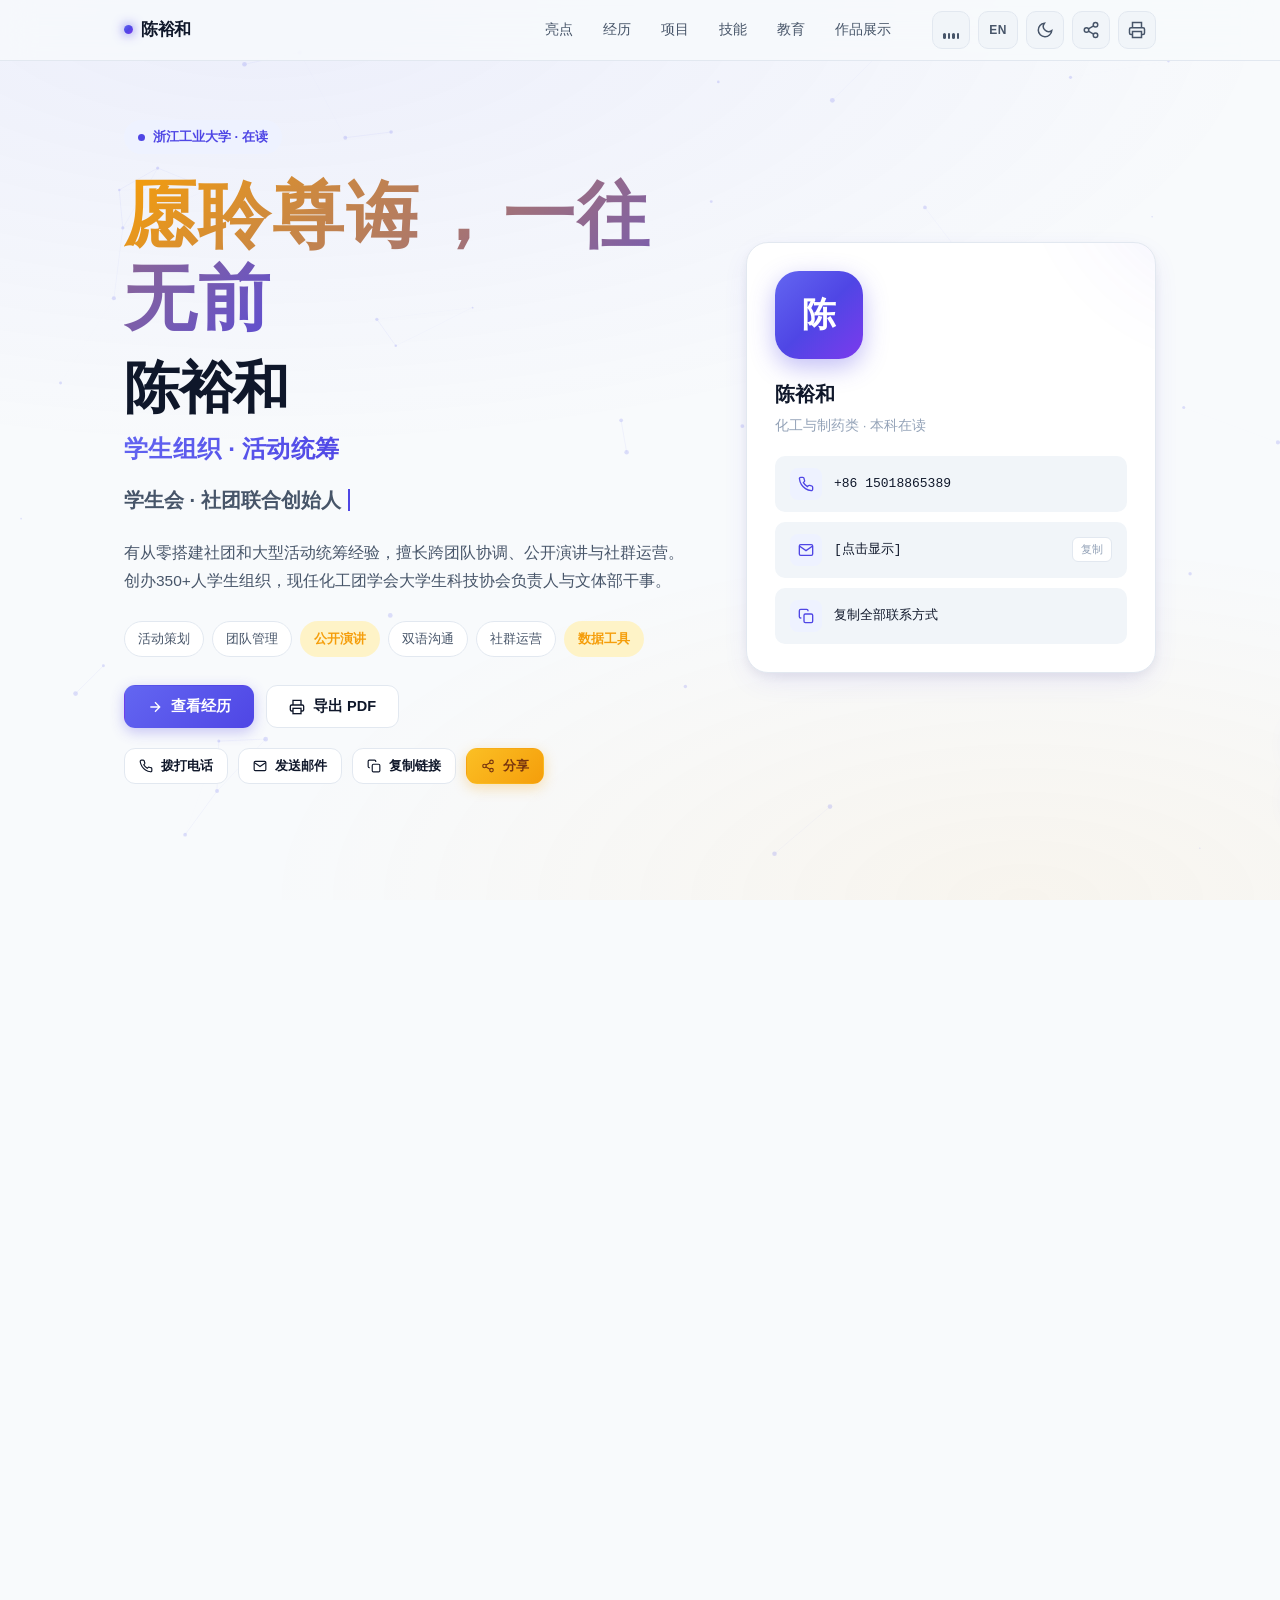
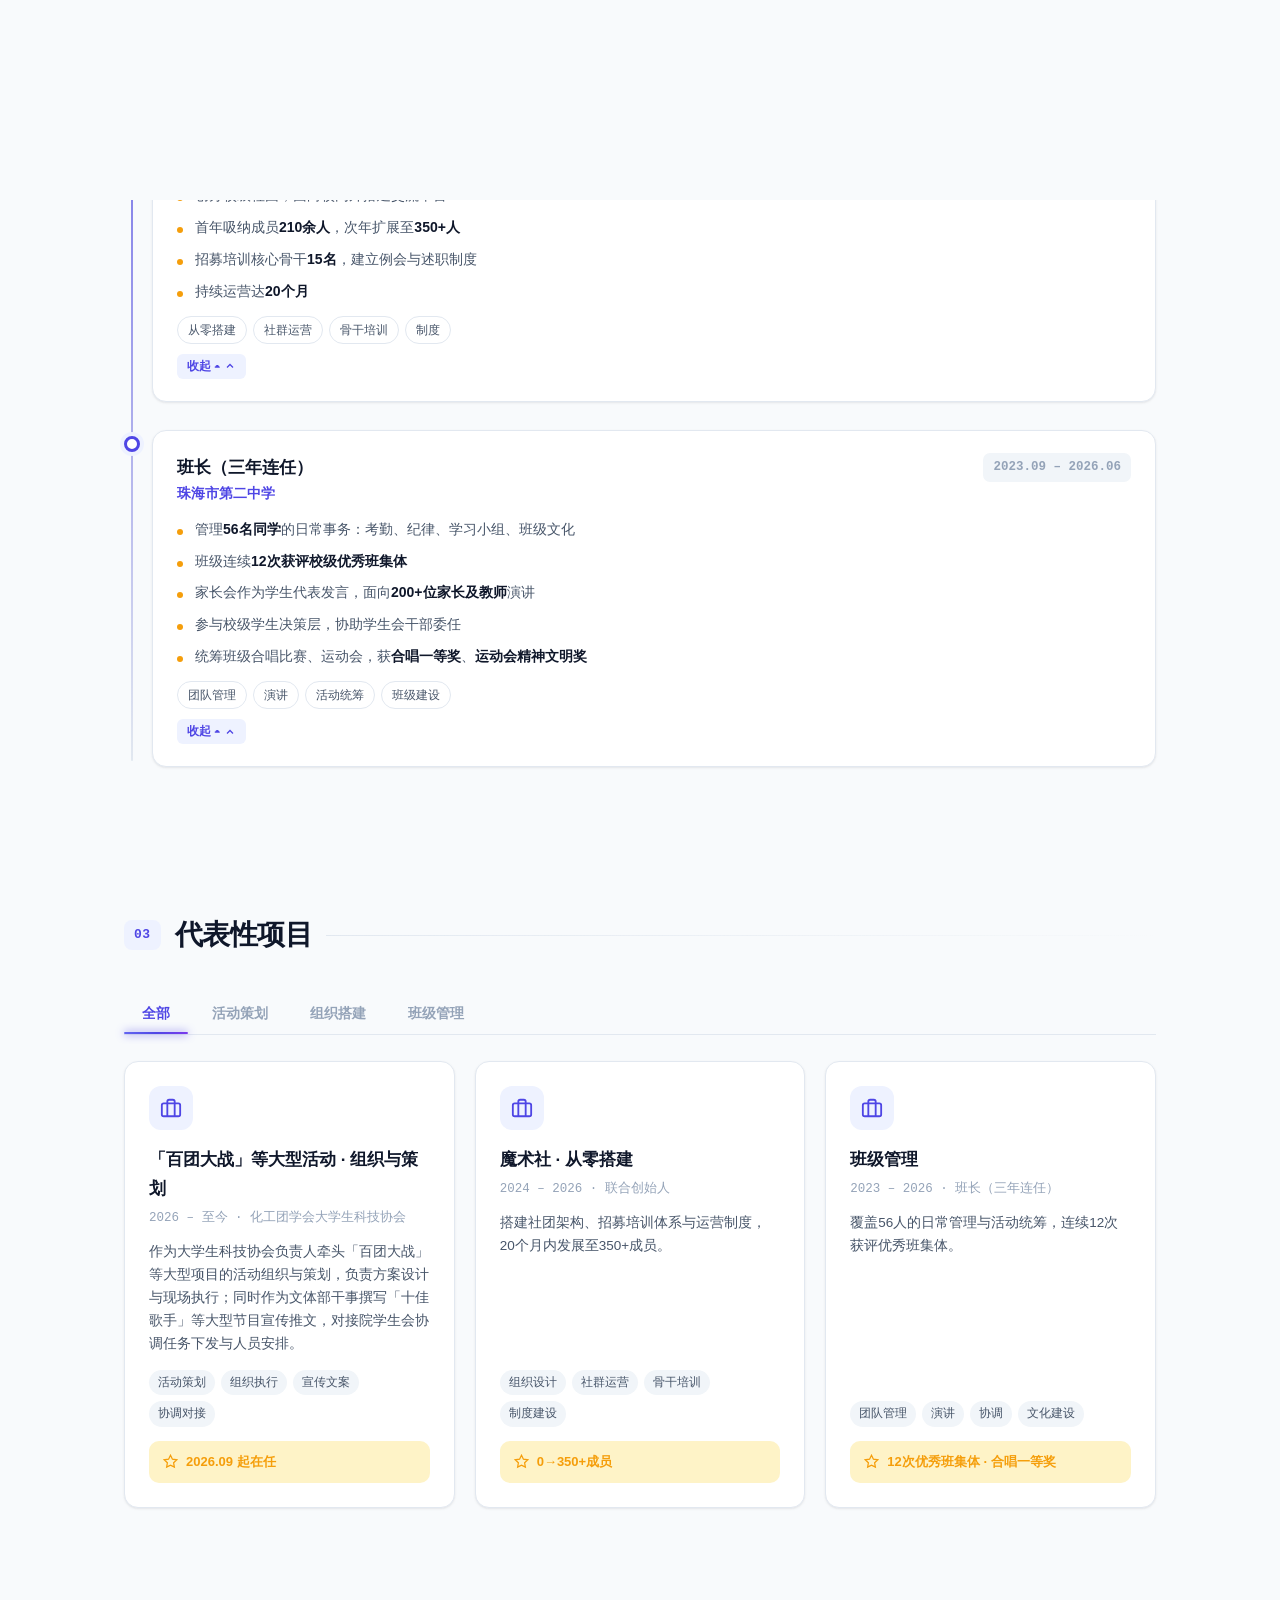
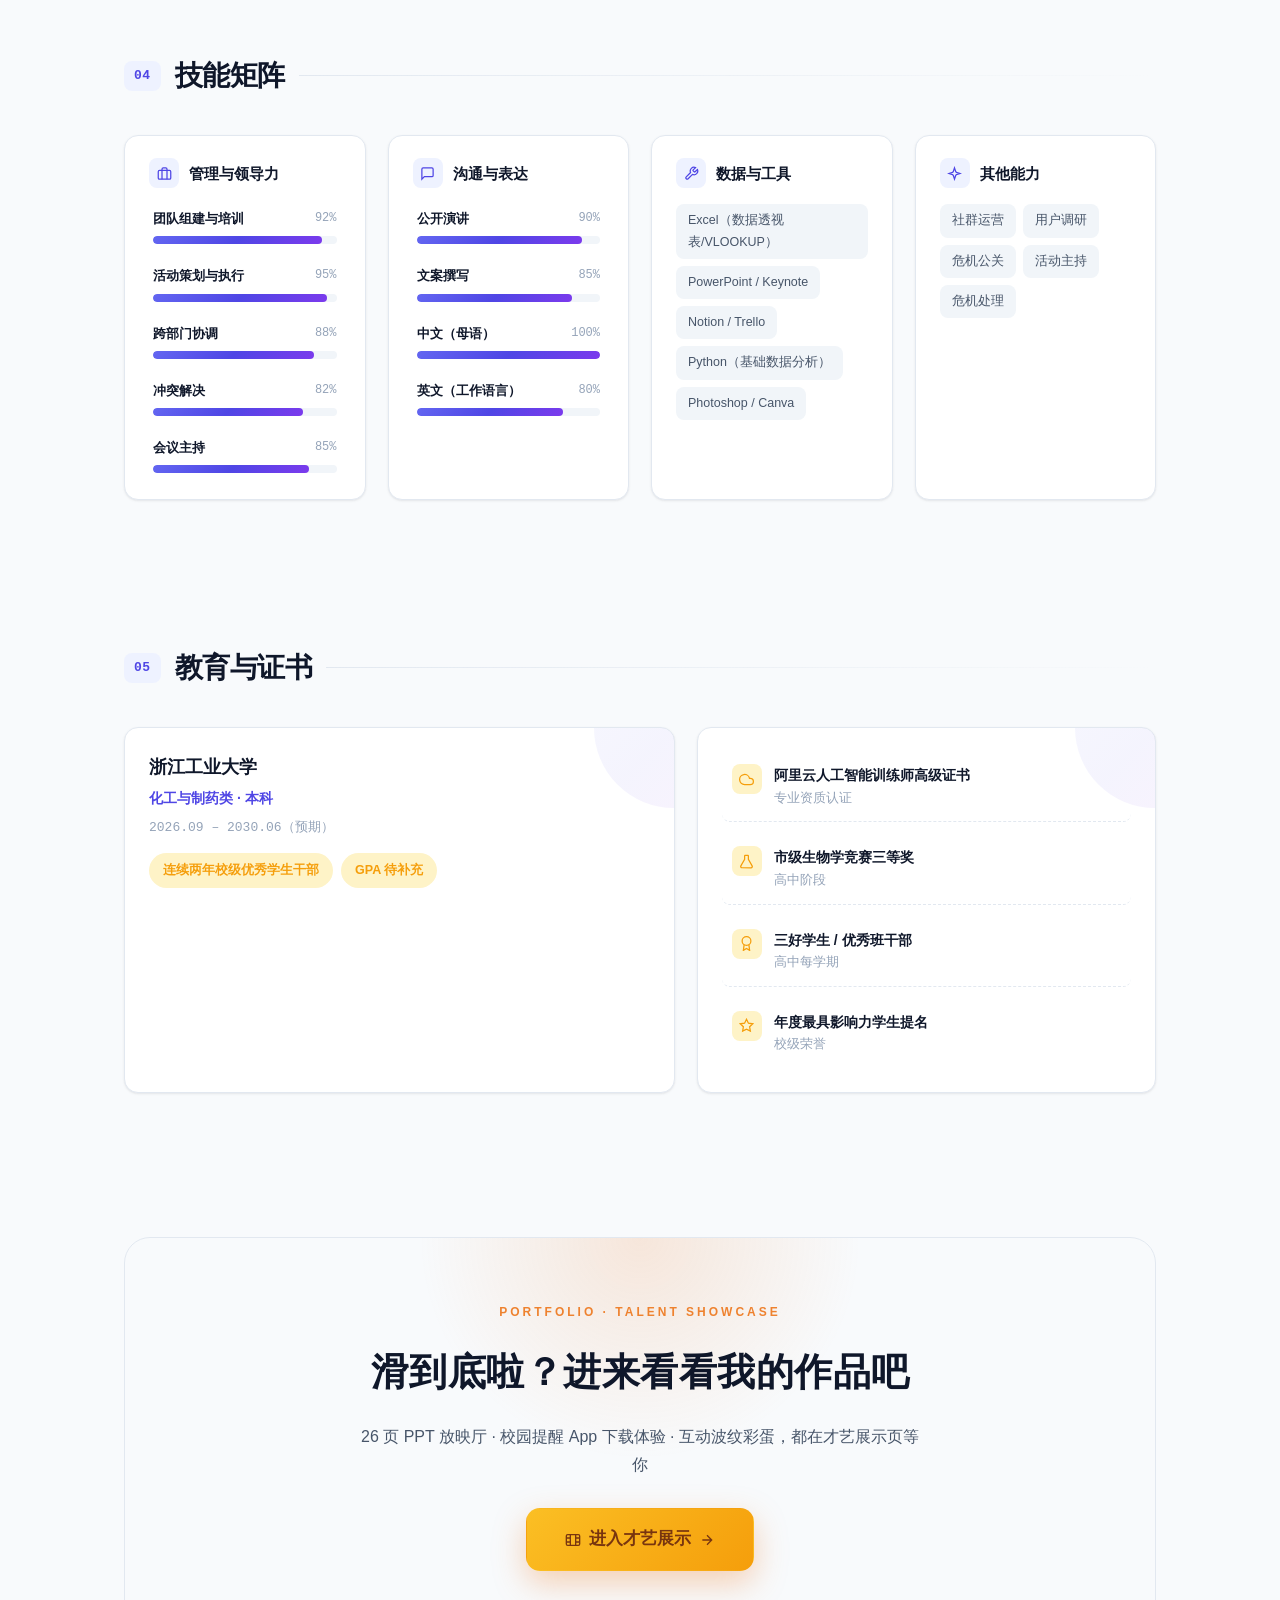
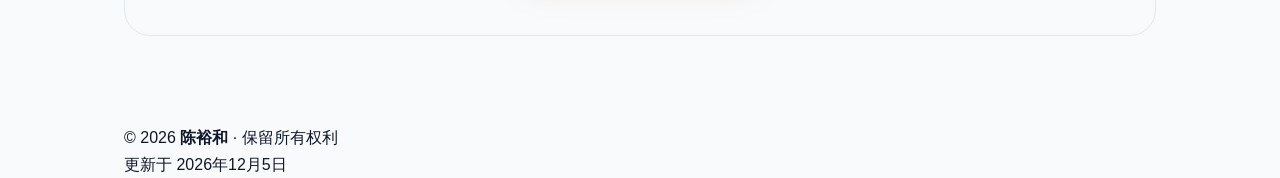
<file: index.html>
<!DOCTYPE html>
<!-- 在线访问：https://maggle33.github.io/-/ -->
<html lang="zh-CN" data-theme="light">
<head>
<meta charset="UTF-8">
<meta name="viewport" content="width=device-width, initial-scale=1.0">
<meta name="description" content="陈裕和 - 个人简历 | 浙江工业大学 | 学生领袖与活动策划">
<title>陈裕和 · 个人简历</title>
<noscript><style>.pt-curtain{display:none}</style></noscript>
<style>
:root{
  --primary:#4f46e5;--primary-soft:#eef2ff;
  --primary-grad:linear-gradient(135deg,#6366f1 0%,#4f46e5 50%,#7c3aed 100%);
  --accent:#f59e0b;--accent-grad:linear-gradient(135deg,#fbbf24 0%,#f59e0b 100%);
  --accent-soft:#fef3c7;--bg:#f8fafc;--bg-2:#ffffff;--surface:#ffffff;--surface-2:#f1f5f9;
  --text:#0f172a;--text-2:#475569;--text-3:#94a3b8;--border:#e2e8f0;
  --shadow:0 1px 3px rgba(15,23,42,.06),0 1px 2px rgba(15,23,42,.04);
  --shadow-lg:0 10px 30px -8px rgba(79,70,229,.15),0 4px 12px rgba(15,23,42,.06);
  --shadow-hover:0 20px 40px -12px rgba(79,70,229,.22),0 8px 16px rgba(15,23,42,.08);
  --radius:14px;--radius-sm:10px;--radius-lg:22px;--maxw:1080px;
  --font:-apple-system,BlinkMacSystemFont,"Segoe UI","PingFang SC","Hiragino Sans GB","Microsoft YaHei","Helvetica Neue",Arial,sans-serif;
  --mono:"SF Mono","Fira Code","Cascadia Code",Consolas,"Courier New",monospace;
  --t:200ms cubic-bezier(.4,0,.2,1);--t-sm:150ms cubic-bezier(.4,0,.2,1);
}
[data-theme="dark"]{
  --primary:#818cf8;--primary-soft:#1e1b4b;
  --primary-grad:linear-gradient(135deg,#818cf8 0%,#6366f1 50%,#a78bfa 100%);
  --accent:#fbbf24;--accent-soft:#422006;--bg:#0b0f1a;--bg-2:#0f1420;
  --surface:#131a28;--surface-2:#1a2236;--text:#f1f5f9;--text-2:#cbd5e1;
  --text-3:#64748b;--border:#1e293b;
  --shadow:0 1px 3px rgba(0,0,0,.3),0 1px 2px rgba(0,0,0,.2);
  --shadow-lg:0 10px 30px -8px rgba(0,0,0,.5),0 4px 12px rgba(0,0,0,.3);
  --shadow-hover:0 20px 40px -12px rgba(129,140,248,.25),0 8px 16px rgba(0,0,0,.4);
}
*,*::before,*::after{box-sizing:border-box;margin:0;padding:0}
html{scroll-behavior:smooth;scroll-padding-top:84px;-webkit-text-size-adjust:100%}
body{font-family:var(--font);background:var(--bg);color:var(--text);line-height:1.7;font-size:16px;overflow-x:hidden;transition:background var(--t),color var(--t);-webkit-font-smoothing:antialiased}
body.loading{overflow:hidden}
body::before{content:"";position:fixed;inset:0;z-index:-3;pointer-events:none;
  background:radial-gradient(ellipse 80% 50% at 20% 0%,rgba(99,102,241,.08),transparent),radial-gradient(ellipse 60% 40% at 80% 100%,rgba(245,158,11,.06),transparent);transition:background var(--t)}
[data-theme="dark"] body::before{background:radial-gradient(ellipse 80% 50% at 20% 0%,rgba(129,140,248,.10),transparent),radial-gradient(ellipse 60% 40% at 80% 100%,rgba(251,191,36,.05),transparent)}
#particleCanvas{position:fixed;inset:0;z-index:-2;pointer-events:none;opacity:.55}
[data-theme="dark"] #particleCanvas{opacity:.35}
.cursor-glow{position:fixed;left:0;top:0;width:480px;height:480px;border-radius:50%;z-index:-1;pointer-events:none;background:radial-gradient(circle,rgba(99,102,241,.12),transparent 60%);transform:translate(-50%,-50%);transition:opacity .4s;opacity:0}
[data-theme="dark"] .cursor-glow{background:radial-gradient(circle,rgba(129,140,248,.18),transparent 60%)}
a{color:inherit;text-decoration:none}img{max-width:100%;display:block}
button{font-family:inherit;cursor:pointer;border:none;background:none;color:inherit;position:relative;overflow:hidden}
ul{list-style:none}
.page-loader{position:fixed;inset:0;background:var(--bg);z-index:9999;display:grid;place-items:center;transition:opacity .6s ease,visibility .6s ease}
.page-loader.hidden{opacity:0;visibility:hidden;pointer-events:none}
.loader-inner{text-align:center}
.loader-ring{width:64px;height:64px;border-radius:50%;border:3px solid var(--border);border-top-color:var(--primary);border-right-color:var(--primary);animation:spin 1s linear infinite;margin:0 auto 18px}
@keyframes spin{to{transform:rotate(360deg)}}
.loader-text{font-size:14px;color:var(--text-3);font-weight:600;letter-spacing:2px}
.loader-bar{width:180px;height:3px;background:var(--surface-2);border-radius:999px;margin:16px auto 0;overflow:hidden}
.loader-bar-fill{height:100%;width:0;background:var(--primary-grad);border-radius:999px;animation:loaderFill 1.4s ease forwards}
@keyframes loaderFill{0%{width:0}40%{width:60%}100%{width:100%}}
.scroll-progress{position:fixed;top:0;left:0;height:3px;background:var(--primary-grad);width:0;z-index:200;transition:width 50ms linear;box-shadow:0 0 10px var(--primary)}
#confettiCanvas{position:fixed;inset:0;pointer-events:none;z-index:9998}
.wrap{max-width:var(--maxw);margin:0 auto;padding:0 24px}
section{padding:72px 0;scroll-margin-top:84px}
.section-head{display:flex;align-items:center;gap:14px;margin-bottom:36px}
.section-head .idx{font-family:var(--mono);font-size:13px;font-weight:600;color:var(--primary);background:var(--primary-soft);padding:4px 10px;border-radius:8px;letter-spacing:.5px;transition:transform var(--t)}
.section-head:hover .idx{transform:rotate(6deg) scale(1.05)}
.section-head h2{font-size:28px;font-weight:800;letter-spacing:-.5px;position:relative;display:inline-block}
.section-head h2::after{content:"";position:absolute;left:0;bottom:-4px;width:0;height:3px;background:var(--primary-grad);border-radius:3px;transition:width .4s ease}
.section-head:hover h2::after{width:100%}
.section-head .line{flex:1;height:1px;background:linear-gradient(90deg,var(--border),transparent)}
nav.topbar{position:fixed;top:0;left:0;right:0;z-index:100;background:color-mix(in srgb,var(--bg) 80%,transparent);backdrop-filter:saturate(180%) blur(16px);-webkit-backdrop-filter:saturate(180%) blur(16px);border-bottom:1px solid var(--border);transition:background var(--t),border-color var(--t),box-shadow var(--t)}
nav.topbar.scrolled{box-shadow:0 4px 20px rgba(0,0,0,.06)}
nav.topbar .inner{max-width:var(--maxw);margin:0 auto;padding:0 24px;height:60px;display:flex;align-items:center;gap:20px}
.brand{font-weight:800;font-size:17px;letter-spacing:-.3px;display:flex;align-items:center;gap:8px;white-space:nowrap;transition:transform var(--t)}
.brand:hover{transform:scale(1.03)}
.brand .dot{width:9px;height:9px;border-radius:50%;background:var(--primary-grad);box-shadow:0 0 12px var(--primary);animation:dotPulse 2.5s ease-in-out infinite}
@keyframes dotPulse{0%,100%{transform:scale(1);box-shadow:0 0 12px var(--primary)}50%{transform:scale(1.3);box-shadow:0 0 22px var(--primary)}}
.nav-links{display:flex;gap:4px;margin-left:auto;align-items:center}
.nav-links a{padding:7px 13px;border-radius:8px;font-size:14px;font-weight:500;color:var(--text-2);transition:all var(--t);white-space:nowrap;position:relative}
.nav-links a:hover{color:var(--primary);background:var(--primary-soft);transform:translateY(-1px)}
.nav-links a.active{color:var(--primary);background:var(--primary-soft);font-weight:600}
.nav-actions{display:flex;gap:8px;align-items:center;margin-left:8px}
.icon-btn{width:38px;height:38px;border-radius:10px;display:grid;place-items:center;background:var(--surface-2);border:1px solid var(--border);color:var(--text-2);transition:all var(--t)}
.icon-btn:hover{color:var(--primary);border-color:var(--primary);transform:translateY(-2px) scale(1.05);box-shadow:0 6px 16px rgba(79,70,229,.2)}
.icon-btn:active{transform:translateY(0) scale(.98)}
.icon-btn svg{width:18px;height:18px;transition:transform .4s cubic-bezier(.68,-.55,.27,1.55)}
.icon-btn:hover svg{transform:rotate(15deg)}
.lang-btn{font-size:12px;font-weight:700;padding:0 10px;width:auto;min-width:38px;letter-spacing:.5px}
.menu-toggle{display:none}
.music-btn .music-bars{display:inline-flex;align-items:flex-end;gap:2px;height:18px}
.music-btn .music-bars span{display:block;width:2.5px;height:6px;background:currentColor;border-radius:2px;transform-origin:bottom}
.music-btn.playing .music-bars span{animation:musicBar 1s ease-in-out infinite}
.music-btn.playing .music-bars span:nth-child(2){animation-delay:.2s}
.music-btn.playing .music-bars span:nth-child(3){animation-delay:.4s}
.music-btn.playing .music-bars span:nth-child(4){animation-delay:.6s}
@keyframes musicBar{0%,100%{height:6px}50%{height:16px}}
.music-btn.playing{color:var(--primary);border-color:var(--primary);background:var(--primary-soft)}
.music-flyout{position:fixed;bottom:24px;left:24px;z-index:120;background:var(--surface);border:1px solid var(--border);border-radius:var(--radius-lg);box-shadow:var(--shadow-lg);padding:14px 16px;display:flex;flex-direction:column;gap:12px;min-width:240px;max-width:calc(100vw - 48px);opacity:0;visibility:hidden;transform:translateY(12px) scale(.96);transition:all var(--t)}
.music-flyout.show{opacity:1;visibility:visible;transform:translateY(0) scale(1)}
.music-flyout .mf-title{font-size:13px;font-weight:700;color:var(--text);display:flex;align-items:center;gap:8px;padding-right:24px}
.music-flyout .mf-title .mf-dot{width:8px;height:8px;border-radius:50%;background:var(--primary-grad)}
.music-flyout .mf-close{position:absolute;top:8px;right:8px;width:24px;height:24px;border-radius:50%;display:grid;place-items:center;color:var(--text-3);background:transparent;transition:all var(--t-sm)}
.music-flyout .mf-close:hover{color:var(--text);background:var(--surface-2)}
.music-flyout .mf-close svg{width:14px;height:14px}
.music-flyout .mf-track{font-size:12px;color:var(--text-2);font-weight:500}
.music-flyout .mf-controls{display:flex;align-items:center;gap:12px}
.music-flyout .mf-play{width:36px;height:36px;border-radius:50%;background:var(--primary-grad);color:#fff;display:grid;place-items:center;flex-shrink:0;transition:transform var(--t-sm)}
.music-flyout .mf-play:hover{transform:scale(1.08)}
.music-flyout .mf-play:active{transform:scale(.94)}
.music-flyout .mf-play svg{width:15px;height:15px;fill:currentColor}
.music-flyout .mf-state{font-size:12px;font-weight:600;color:var(--text-2);font-family:var(--mono);letter-spacing:.3px}
@media (max-width:640px){.music-flyout{left:12px;bottom:12px;min-width:200px;max-width:calc(100vw - 24px)}}
.ripple{position:absolute;border-radius:50%;background:rgba(99,102,241,.35);transform:scale(0);animation:ripple .6s ease-out;pointer-events:none}
[data-theme="dark"] .ripple{background:rgba(129,140,248,.45)}
@keyframes ripple{to{transform:scale(4);opacity:0}}
/* === 转场幕布（改编自 JIEJOE《006-jump-animation》MIT License） === */
/* 默认盖屏：进入页面先遮住内容，load 后下滑离开；点击跳转时从下方滑回盖屏 */
.pt-curtain{position:fixed;top:0;left:0;width:100%;height:100vh;background:var(--bg);z-index:100000;display:flex;flex-direction:column;justify-content:center;align-items:center;transition:transform 1s ease;transform:translateY(0)}
.pt-curtain svg{width:5rem;margin-bottom:2rem;overflow:visible;transition:opacity .3s ease}
.pt-curtain svg circle{fill:none;stroke:var(--primary);stroke-width:6;stroke-dasharray:160;stroke-dashoffset:160;transform-origin:center;animation:pt_rotate 3s ease-in infinite}
@keyframes pt_rotate{0%{transform:rotate(0deg);stroke-dashoffset:160}100%{transform:rotate(360deg);stroke-dashoffset:-160}}
.pt-curtain p{font-size:1.6rem;font-weight:900;color:var(--text);letter-spacing:4px;transition:opacity .3s ease}
.pt-curtain.out{transform:translateY(100%)}
.pt-curtain.out svg,.pt-curtain.out p{opacity:0}
.hero{padding:120px 0 64px;position:relative}
.hero-grid{display:grid;grid-template-columns:1.4fr 1fr;gap:48px;align-items:center}
.hero-tag{display:inline-flex;align-items:center;gap:8px;padding:6px 14px;border-radius:999px;background:var(--primary-soft);color:var(--primary);font-size:13px;font-weight:600;margin-bottom:20px;transition:all var(--t);cursor:default}
.hero-tag:hover{transform:translateY(-2px);box-shadow:0 6px 16px rgba(79,70,229,.15)}
.hero-tag .pulse{width:7px;height:7px;border-radius:50%;background:var(--primary);animation:pulse 2s infinite}
@keyframes pulse{0%,100%{opacity:1;transform:scale(1)}50%{opacity:.3;transform:scale(1.4)}}
.hero-slogan{font-size:clamp(38px,5.6vw,72px);font-weight:900;line-height:1.15;letter-spacing:2px;margin-bottom:18px;position:relative}
.hero-slogan .grad2{background:linear-gradient(135deg,var(--accent) 0%,var(--primary) 55%,#8b5cf6 100%);-webkit-background-clip:text;background-clip:text;-webkit-text-fill-color:transparent;background-size:200% 200%;animation:gradShift 6s ease infinite}
.hero-slogan .punct{color:var(--accent);margin:0 .08em;letter-spacing:0}
.hero h1{font-size:clamp(36px,5vw,56px);font-weight:900;line-height:1.1;letter-spacing:-1.5px;margin-bottom:10px;position:relative}
.hero-title{margin-bottom:14px}
.hero-title .grad{font-size:clamp(16px,2.2vw,24px);font-weight:700;letter-spacing:.3px;background:var(--primary-grad);-webkit-background-clip:text;background-clip:text;-webkit-text-fill-color:transparent;background-size:200% 200%;animation:gradShift 6s ease infinite;display:inline-block}
@keyframes gradShift{0%,100%{background-position:0% 50%}50%{background-position:100% 50%}}
.hero .role{font-size:20px;color:var(--text-2);font-weight:600;margin-bottom:22px}
.hero .role .cursor{display:inline-block;width:2px;height:1.1em;background:var(--primary);vertical-align:text-bottom;animation:blink 1s step-end infinite;margin-left:2px}
@keyframes blink{0%,50%{opacity:1}50.1%,100%{opacity:0}}
.hero .summary{font-size:15.5px;color:var(--text-2);max-width:560px;margin-bottom:26px;line-height:1.8;position:relative}
.hero-badges{display:flex;flex-wrap:wrap;gap:8px;margin-bottom:28px}
.badge{display:inline-flex;align-items:center;gap:6px;padding:6px 13px;border-radius:999px;font-size:13px;font-weight:500;background:var(--surface);border:1px solid var(--border);color:var(--text-2);transition:all var(--t);cursor:pointer;user-select:none}
.badge:hover{border-color:var(--primary);color:var(--primary);transform:translateY(-3px) scale(1.05);box-shadow:0 8px 18px rgba(79,70,229,.15)}
.badge.active{background:var(--primary);border-color:var(--primary);color:#fff;transform:translateY(-2px);box-shadow:0 6px 16px rgba(79,70,229,.35)}
.badge.accent{background:var(--accent-soft);border-color:transparent;color:var(--accent);font-weight:600}
.badge.accent:hover{background:var(--accent);color:#fff}
.hero-cta{display:flex;gap:12px;flex-wrap:wrap;margin-bottom:20px}
.hero-cta-secondary{display:flex;gap:10px;flex-wrap:wrap;margin-bottom:10px}
.btn{display:inline-flex;align-items:center;gap:8px;padding:11px 22px;border-radius:11px;font-size:14.5px;font-weight:600;transition:all var(--t);border:1px solid transparent;position:relative;overflow:hidden}
.btn svg{width:16px;height:16px;transition:transform var(--t)}
.btn:hover svg{transform:translateX(2px) scale(1.1)}
.btn-primary{background:var(--primary-grad);color:#fff;box-shadow:0 4px 14px rgba(79,70,229,.3);background-size:200% 200%;transition:all .3s}
.btn-primary:hover{transform:translateY(-3px);box-shadow:0 12px 28px rgba(79,70,229,.4);background-position:100% 50%}
.btn-primary:active{transform:translateY(-1px)}
.btn-ghost{background:var(--surface);border-color:var(--border);color:var(--text)}
.btn-ghost:hover{border-color:var(--primary);color:var(--primary);transform:translateY(-3px);box-shadow:0 8px 20px rgba(79,70,229,.15)}
.btn-accent{background:var(--accent-grad);color:#78350f;box-shadow:0 4px 14px rgba(245,158,11,.3)}
.btn-accent:hover{transform:translateY(-3px);box-shadow:0 12px 28px rgba(245,158,11,.4)}
.btn-sm{padding:8px 14px;font-size:13px}
.btn-sm svg{width:14px;height:14px}
.hero-card{background:var(--surface);border:1px solid var(--border);border-radius:var(--radius-lg);padding:28px;box-shadow:var(--shadow-lg);position:relative;overflow:hidden;transform-style:preserve-3d;transition:transform .15s ease-out,box-shadow var(--t),border-color var(--t);will-change:transform}
.hero-card:hover{box-shadow:0 30px 60px -12px rgba(79,70,229,.28),0 12px 24px rgba(0,0,0,.1);border-color:var(--primary)}
.hero-card::before{content:"";position:absolute;top:-50%;right:-50%;width:220px;height:220px;background:var(--primary-grad);filter:blur(70px);opacity:.18;border-radius:50%;animation:blobFloat 8s ease-in-out infinite}
@keyframes blobFloat{0%,100%{transform:translate(0,0) scale(1)}50%{transform:translate(-20px,20px) scale(1.1)}}
.avatar{width:88px;height:88px;border-radius:24px;background:var(--primary-grad);display:grid;place-items:center;color:#fff;font-size:34px;font-weight:800;margin-bottom:18px;box-shadow:0 8px 24px rgba(79,70,229,.35);position:relative;transition:all .3s cubic-bezier(.68,-.55,.27,1.55);transform:translateZ(30px)}
.hero-card:hover .avatar{transform:translateZ(40px) scale(1.06) rotate(-4deg);box-shadow:0 16px 40px rgba(79,70,229,.5)}
.avatar::after{content:"";position:absolute;inset:-3px;border-radius:26px;background:var(--primary-grad);z-index:-1;opacity:0;transition:opacity .3s;filter:blur(8px)}
.hero-card:hover .avatar::after{opacity:.5;animation:haloPulse 2s ease-in-out infinite}
@keyframes haloPulse{0%,100%{opacity:.3}50%{opacity:.7}}
.hero-card h3{font-size:20px;font-weight:700;margin-bottom:4px;transform:translateZ(20px)}
.hero-card .sub{font-size:13.5px;color:var(--text-3);margin-bottom:18px;transform:translateZ(15px)}
.contact-list{display:flex;flex-direction:column;gap:10px}
.contact-item{display:flex;align-items:center;gap:12px;padding:11px 14px;background:var(--surface-2);border-radius:var(--radius-sm);font-size:14px;transition:all var(--t);border:1px solid transparent;cursor:pointer;transform:translateZ(10px)}
.contact-item:hover{border-color:var(--primary);transform:translateZ(18px) translateX(4px);box-shadow:0 6px 16px rgba(79,70,229,.12)}
.contact-item .ic{width:32px;height:32px;border-radius:8px;background:var(--primary-soft);color:var(--primary);display:grid;place-items:center;flex-shrink:0;transition:all var(--t)}
.contact-item:hover .ic{transform:scale(1.1) rotate(5deg);box-shadow:0 4px 10px rgba(79,70,229,.25)}
.contact-item .ic svg{width:16px;height:16px}
.contact-item .txt{flex:1;min-width:0;overflow:hidden;text-overflow:ellipsis;white-space:nowrap;font-family:var(--mono);font-size:13px;transition:color var(--t)}
.contact-item:hover .txt{color:var(--primary);font-weight:600}
.copy-btn{font-size:11px;color:var(--text-3);padding:4px 8px;border-radius:6px;background:var(--surface);border:1px solid var(--border);transition:all var(--t);flex-shrink:0}
.print-email{display:none}
.copy-btn:hover{color:var(--primary);border-color:var(--primary);transform:scale(1.08)}
.copy-btn.copied{color:#10b981;border-color:#10b981;background:#d1fae5}
[data-theme="dark"] .copy-btn.copied{background:#064e3b;color:#6ee7b7;border-color:#6ee7b7}
.highlights-grid{display:grid;grid-template-columns:repeat(auto-fit,minmax(200px,1fr));gap:18px}
.stat-card{background:var(--surface);border:1px solid var(--border);border-radius:var(--radius);padding:26px 22px;box-shadow:var(--shadow);transition:all .35s cubic-bezier(.2,.8,.2,1);position:relative;overflow:hidden;cursor:pointer;transform-style:preserve-3d}
.stat-card::before{content:"";position:absolute;top:0;left:0;right:0;height:100%;background:linear-gradient(135deg,var(--primary-grad),transparent 60%);opacity:0;transition:opacity .4s}
.stat-card:hover{transform:translateY(-8px) scale(1.02);box-shadow:var(--shadow-hover);border-color:var(--primary)}
.stat-card:hover::before{opacity:.05}
.stat-card.celebrate{animation:celebrate .7s cubic-bezier(.34,1.56,.64,1)}
@keyframes celebrate{0%{transform:scale(1)}25%{transform:scale(1.1) rotate(-2deg)}50%{transform:scale(1.08) rotate(2deg)}75%{transform:scale(1.04)}100%{transform:scale(1)}}
.stat-card .num{font-size:34px;font-weight:900;background:var(--primary-grad);-webkit-background-clip:text;background-clip:text;-webkit-text-fill-color:transparent;line-height:1;margin-bottom:8px;transition:transform var(--t)}
.stat-card:hover .num{transform:scale(1.06)}
.stat-card .num .unit{font-size:18px;font-weight:700}
.stat-card .label{font-size:13.5px;color:var(--text-2);font-weight:500;position:relative;z-index:1}
.stat-card .ic{position:absolute;top:18px;right:18px;width:30px;height:30px;border-radius:8px;background:var(--primary-soft);color:var(--primary);display:grid;place-items:center;opacity:.6;transition:all var(--t)}
.stat-card:hover .ic{opacity:1;transform:scale(1.2) rotate(12deg)}
.stat-card .ic svg{width:16px;height:16px}
.tabs-bar{display:flex;gap:6px;margin-bottom:26px;flex-wrap:wrap;border-bottom:1px solid var(--border);padding-bottom:0;position:relative}
.tab-indicator{position:absolute;bottom:0;height:2px;background:var(--primary-grad);border-radius:2px;transition:all .4s cubic-bezier(.2,.8,.2,1);box-shadow:0 0 8px var(--primary)}
.tab-btn{padding:10px 18px;font-size:14px;font-weight:600;color:var(--text-3);border-radius:10px 10px 0 0;position:relative;transition:all var(--t);border-bottom:2px solid transparent;margin-bottom:-1px;cursor:pointer}
.tab-btn:hover{color:var(--text);background:var(--surface-2)}
.tab-btn[aria-selected="true"]{color:var(--primary);font-weight:700}
.tab-panel{display:none;animation:fadeInUp .45s cubic-bezier(.2,.8,.2,1)}
.tab-panel.active{display:block}
@keyframes fadeInUp{from{opacity:0;transform:translateY(14px)}to{opacity:1;transform:translateY(0)}}
.timeline{position:relative;padding-left:28px}
.timeline::before{content:"";position:absolute;left:7px;top:6px;bottom:6px;width:2px;background:linear-gradient(180deg,var(--primary),var(--border));border-radius:2px}
.tl-item{position:relative;margin-bottom:28px}
.tl-item:last-child{margin-bottom:0}
.tl-item::before{content:"";position:absolute;left:-28px;top:6px;width:16px;height:16px;border-radius:50%;background:var(--surface);border:3px solid var(--primary);box-shadow:0 0 0 4px var(--primary-soft);transition:all var(--t);z-index:1}
.tl-item:hover::before{transform:scale(1.3);box-shadow:0 0 0 4px var(--primary-soft),0 0 0 8px rgba(99,102,241,.25),0 0 16px var(--primary);animation:nodePulse 1.5s ease-in-out infinite}
@keyframes nodePulse{0%,100%{box-shadow:0 0 0 4px var(--primary-soft),0 0 0 8px rgba(99,102,241,.15),0 0 16px var(--primary)}50%{box-shadow:0 0 0 4px var(--primary-soft),0 0 0 12px rgba(99,102,241,.1),0 0 24px var(--primary)}}
.tl-card{background:var(--surface);border:1px solid var(--border);border-radius:var(--radius);padding:22px 24px;box-shadow:var(--shadow);transition:all var(--t);position:relative;overflow:hidden}
.tl-card::before{content:"";position:absolute;left:0;top:0;bottom:0;width:3px;background:var(--primary-grad);transform:scaleY(0);transform-origin:top;transition:transform .4s ease}
.tl-card:hover{transform:translateX(6px);box-shadow:var(--shadow-lg);border-color:var(--primary)}
.tl-card:hover::before{transform:scaleY(1)}
.tl-head{display:flex;justify-content:space-between;align-items:flex-start;gap:14px;flex-wrap:wrap;margin-bottom:6px}
.tl-title{font-size:16.5px;font-weight:700;transition:color var(--t)}
.tl-card:hover .tl-title{color:var(--primary)}
.tl-org{font-size:13.5px;color:var(--primary);font-weight:600;margin-top:2px}
.tl-date{font-size:12.5px;color:var(--text-3);font-family:var(--mono);font-weight:600;background:var(--surface-2);padding:4px 10px;border-radius:7px;white-space:nowrap;transition:all var(--t)}
.tl-card:hover .tl-date{background:var(--primary);color:#fff}
.tl-list{margin-top:12px;display:flex;flex-direction:column;gap:8px;max-height:0;overflow:hidden;transition:max-height .45s ease}
.tl-item.expanded .tl-list{max-height:600px}
.tl-toggle{display:inline-flex;align-items:center;gap:4px;margin-top:10px;padding:4px 10px;font-size:12px;color:var(--primary);font-weight:600;border-radius:6px;background:var(--primary-soft);cursor:pointer;transition:all var(--t);border:none}
.tl-toggle:hover{background:var(--primary);color:#fff;transform:scale(1.04)}
.tl-toggle svg{width:12px;height:12px;transition:transform .3s}
.tl-item.expanded .tl-toggle svg{transform:rotate(180deg)}
.tl-list li{font-size:14px;color:var(--text-2);padding-left:18px;position:relative;line-height:1.7;opacity:0;transform:translateX(-6px);animation:liIn .3s forwards}
.tl-item.expanded .tl-list li:nth-child(1){animation-delay:.05s}
.tl-item.expanded .tl-list li:nth-child(2){animation-delay:.12s}
.tl-item.expanded .tl-list li:nth-child(3){animation-delay:.19s}
.tl-item.expanded .tl-list li:nth-child(4){animation-delay:.26s}
.tl-item.expanded .tl-list li:nth-child(5){animation-delay:.33s}
@keyframes liIn{to{opacity:1;transform:translateX(0)}}
.tl-list li::before{content:"";position:absolute;left:0;top:11px;width:6px;height:6px;border-radius:50%;background:var(--accent);transition:all var(--t)}
.tl-list li:hover::before{transform:scale(1.8);box-shadow:0 0 8px var(--accent)}
.tl-list li b{color:var(--text);font-weight:700;transition:color var(--t)}
.tl-list li:hover b{color:var(--primary)}
.tl-tags{display:flex;flex-wrap:wrap;gap:6px;margin-top:12px}
.tl-tags .badge{font-size:12px;padding:3px 10px}
.proj-grid{display:grid;grid-template-columns:repeat(auto-fill,minmax(300px,1fr));gap:20px}
.proj-card{background:var(--surface);border:1px solid var(--border);border-radius:var(--radius);padding:24px;box-shadow:var(--shadow);transition:all .4s cubic-bezier(.2,.8,.2,1);position:relative;overflow:hidden;display:flex;flex-direction:column;transform-style:preserve-3d}
.proj-card:hover{transform:translateY(-10px) scale(1.015);box-shadow:var(--shadow-hover);border-color:var(--primary)}
.proj-card::after{content:"";position:absolute;top:0;left:0;right:0;height:3px;background:var(--primary-grad);transform:scaleX(0);transform-origin:left;transition:transform .5s cubic-bezier(.2,.8,.2,1)}
.proj-card:hover::after{transform:scaleX(1)}
.proj-card::before{content:"";position:absolute;inset:0;background:radial-gradient(circle at var(--mx,50%) var(--my,50%),rgba(99,102,241,.08),transparent 40%);opacity:0;transition:opacity .3s;pointer-events:none}
.proj-card:hover::before{opacity:1}
.proj-icon{width:44px;height:44px;border-radius:12px;background:var(--primary-soft);color:var(--primary);display:grid;place-items:center;margin-bottom:16px;transition:all .4s cubic-bezier(.68,-.55,.27,1.55)}
.proj-card:hover .proj-icon{transform:scale(1.15) rotate(-8deg);background:var(--primary-grad);color:#fff;box-shadow:0 10px 24px rgba(79,70,229,.35)}
.proj-icon svg{width:22px;height:22px;transition:transform var(--t)}
.proj-card:hover .proj-icon svg{transform:scale(1.1)}
.proj-card h4{font-size:17px;font-weight:700;margin-bottom:4px;transition:color var(--t)}
.proj-card:hover h4{color:var(--primary)}
.proj-card .meta{font-size:12.5px;color:var(--text-3);margin-bottom:12px;font-family:var(--mono)}
.proj-card p{font-size:13.5px;color:var(--text-2);line-height:1.7;flex:1}
.proj-stack{display:flex;flex-wrap:wrap;gap:6px;margin-top:14px}
.proj-stack .badge{font-size:11.5px;padding:3px 9px;background:var(--surface-2);border:none}
.proj-stack .badge:hover{transform:translateY(-2px) scale(1.08)}
.proj-result{margin-top:14px;padding:10px 14px;background:var(--accent-soft);border-radius:var(--radius-sm);font-size:13px;color:var(--accent);font-weight:600;display:flex;align-items:center;gap:8px;transition:all var(--t)}
.proj-card:hover .proj-result{transform:translateX(4px);box-shadow:0 4px 12px rgba(245,158,11,.2)}
.proj-result svg{width:15px;height:15px;flex-shrink:0;transition:transform var(--t)}
.proj-card:hover .proj-result svg{transform:scale(1.2) rotate(12deg)}
.skills-grid{display:grid;grid-template-columns:repeat(auto-fit,minmax(240px,1fr));gap:22px}
.skill-group{background:var(--surface);border:1px solid var(--border);border-radius:var(--radius);padding:22px 24px;box-shadow:var(--shadow);transition:all var(--t);position:relative;overflow:hidden}
.skill-group:hover{transform:translateY(-4px);box-shadow:var(--shadow-lg);border-color:var(--primary)}
.skill-group h4{font-size:15px;font-weight:700;margin-bottom:16px;display:flex;align-items:center;gap:10px}
.skill-group h4 .ic{width:30px;height:30px;border-radius:8px;background:var(--primary-soft);color:var(--primary);display:grid;place-items:center;transition:all var(--t)}
.skill-group:hover h4 .ic{transform:rotate(10deg) scale(1.1)}
.skill-group h4 .ic svg{width:15px;height:15px}
.skill-bars{display:flex;flex-direction:column;gap:13px}
.skill-bar{cursor:pointer;transition:transform var(--t);padding:4px;border-radius:8px}
.skill-bar:hover{transform:translateX(4px)}
.skill-bar:hover .sb-head .name{color:var(--primary)}
.skill-bar .sb-head{display:flex;justify-content:space-between;font-size:13px;margin-bottom:6px}
.skill-bar .sb-head .name{font-weight:600;color:var(--text);transition:color var(--t)}
.skill-bar .sb-head .pct{color:var(--text-3);font-family:var(--mono);font-size:12px;transition:all var(--t)}
.skill-bar:hover .sb-head .pct{color:var(--primary);font-weight:700}
.sb-track{height:8px;background:var(--surface-2);border-radius:999px;overflow:hidden;position:relative}
.sb-fill{height:100%;background:var(--primary-grad);border-radius:999px;width:0;transition:width 1.2s cubic-bezier(.2,.8,.2,1);position:relative;overflow:hidden}
.sb-fill::after{content:"";position:absolute;inset:0;background:linear-gradient(90deg,transparent,rgba(255,255,255,.5),transparent);transform:translateX(-100%);animation:shimmer 2s infinite}
@keyframes shimmer{100%{transform:translateX(100%)}}
.skill-chips{display:flex;flex-wrap:wrap;gap:7px}
.skill-chips .chip{font-size:12.5px;padding:5px 11px;border-radius:8px;background:var(--surface-2);color:var(--text-2);font-weight:500;transition:all var(--t);border:1px solid transparent;cursor:pointer;user-select:none}
.skill-chips .chip:hover{background:var(--primary-soft);color:var(--primary);border-color:var(--primary);transform:translateY(-3px) scale(1.05);box-shadow:0 6px 14px rgba(79,70,229,.15)}
.skill-chips .chip.active{background:var(--primary);color:#fff;border-color:var(--primary);animation:chipBounce .5s ease}
@keyframes chipBounce{0%{transform:scale(1)}40%{transform:scale(1.18)}100%{transform:scale(1)}}
.edu-grid{display:grid;grid-template-columns:1.2fr 1fr;gap:22px}
.edu-card,.cert-card{background:var(--surface);border:1px solid var(--border);border-radius:var(--radius);padding:24px;box-shadow:var(--shadow);transition:all var(--t);position:relative;overflow:hidden}
.edu-card:hover,.cert-card:hover{box-shadow:var(--shadow-lg);border-color:var(--primary);transform:translateY(-4px)}
.edu-card::after,.cert-card::after{content:"";position:absolute;top:0;right:0;width:80px;height:80px;background:var(--primary-grad);opacity:.06;border-radius:0 0 0 100%;transition:all .5s}
.edu-card:hover::after,.cert-card:hover::after{width:120px;height:120px;opacity:.1}
.edu-card .school{font-size:18px;font-weight:800;margin-bottom:4px;transition:color var(--t)}
.edu-card:hover .school{color:var(--primary)}
.edu-card .major{font-size:14px;color:var(--primary);font-weight:600;margin-bottom:6px}
.edu-card .period{font-size:13px;color:var(--text-3);font-family:var(--mono);margin-bottom:14px}
.edu-meta{display:flex;flex-wrap:wrap;gap:8px}
.edu-meta .badge{font-size:12.5px}
.cert-list{display:flex;flex-direction:column;gap:12px}
.cert-item{display:flex;align-items:flex-start;gap:12px;padding:12px 10px;border-bottom:1px dashed var(--border);border-radius:8px;cursor:pointer;transition:all var(--t);position:relative}
.cert-item:last-child{border-bottom:none}
.cert-item:hover{background:var(--surface-2);padding-left:14px;transform:translateX(4px)}
.cert-item.fav .ic{background:var(--accent);color:#fff;animation:favPop .5s cubic-bezier(.34,1.56,.64,1)}
@keyframes favPop{0%{transform:scale(1)}40%{transform:scale(1.4) rotate(-10deg)}100%{transform:scale(1) rotate(0)}}
.cert-item .ic{width:30px;height:30px;border-radius:8px;background:var(--accent-soft);color:var(--accent);display:grid;place-items:center;flex-shrink:0;transition:all var(--t)}
.cert-item:hover .ic{transform:scale(1.12) rotate(6deg)}
.cert-item .ic svg{width:15px;height:15px}
.cert-item .ct{flex:1}
.cert-item .ct .t{font-size:14px;font-weight:600;transition:color var(--t)}
.cert-item:hover .ct .t{color:var(--primary)}
.cert-item .ct .d{font-size:12.5px;color:var(--text-3)}
.cert-fav{position:absolute;right:10px;top:12px;opacity:0;transition:opacity var(--t),transform var(--t)}
.cert-item:hover .cert-fav{opacity:1}
.cert-item.fav .cert-fav{opacity:1;color:var(--accent)}
.cert-fav svg{width:16px;height:16px}
.side-tools{position:fixed;right:24px;bottom:86px;display:flex;flex-direction:column;gap:10px;z-index:90;transform:translateX(80px);transition:transform .5s cubic-bezier(.2,.8,.2,1)}
.side-tools.show{transform:translateX(0)}
.side-tools .icon-btn{width:46px;height:46px;border-radius:14px;background:var(--surface);box-shadow:var(--shadow-lg);backdrop-filter:blur(10px);border:1px solid var(--border)}
.side-tools .icon-btn:hover{transform:translateX(-4px) scale(1.08)}
.to-top{position:fixed;right:24px;bottom:24px;width:46px;height:46px;border-radius:14px;background:var(--primary-grad);color:#fff;display:grid;place-items:center;box-shadow:0 8px 24px rgba(79,70,229,.4);z-index:90;opacity:0;visibility:hidden;transform:translateY(20px);transition:all var(--t)}
/* === 页底「进入才艺展示」入口 === */
#showcaseEntry{padding:72px 0 88px}
.show-entry{text-align:center;display:flex;flex-direction:column;align-items:center;gap:18px;
  background:linear-gradient(160deg,var(--card),var(--bg-2));border:1px solid var(--border);
  border-radius:26px;padding:64px 32px;position:relative;overflow:hidden}
.show-entry::before{content:"";position:absolute;width:460px;height:460px;border-radius:50%;
  background:radial-gradient(circle,rgba(238,130,47,.16),transparent 68%);top:-230px;left:50%;transform:translateX(-50%);pointer-events:none}
.se-badge{font-size:12px;letter-spacing:3px;font-weight:700;color:var(--accent2,#EE822F);position:relative}
.show-entry h2{font-size:clamp(24px,3.6vw,38px);font-weight:800;letter-spacing:.5px;position:relative}
.se-sub{color:var(--text-2);font-size:clamp(13.5px,1.6vw,16px);line-height:1.8;position:relative;max-width:560px}
.se-btn{margin-top:10px;padding:16px 38px;font-size:17px;border-radius:14px;position:relative;
  box-shadow:0 12px 32px rgba(238,130,47,.35)}
.se-btn:hover{transform:translateY(-3px);box-shadow:0 18px 40px rgba(238,130,47,.45)}
.se-arrow{transition:transform var(--t);width:18px;height:18px}
.se-btn:hover .se-arrow{transform:translateX(5px)}
@media(max-width:600px){.show-entry{padding:44px 20px}.se-btn{width:100%;justify-content:center}}
.to-top.show{opacity:1;visibility:visible;transform:translateY(0)}
.to-top:hover{transform:translateY(-5px) scale(1.06);box-shadow:0 14px 32px rgba(79,70,229,.5)}
.to-top svg{width:20px;height:20px;transition:transform var(--t)}
.to-top:hover svg{animation:arrowBounce .6s ease infinite alternate}
@keyframes arrowBounce{to{transform:translateY(-3px)}}
.modal-overlay{position:fixed;inset:0;background:rgba(15,23,42,.5);backdrop-filter:blur(4px);z-index:500;display:grid;place-items:center;opacity:0;visibility:hidden;transition:all .3s}
[data-theme="dark"] .modal-overlay{background:rgba(0,0,0,.6)}
.modal-overlay.show{opacity:1;visibility:visible}
.modal-box{background:var(--surface);border:1px solid var(--border);border-radius:var(--radius-lg);padding:28px;max-width:420px;width:calc(100% - 40px);box-shadow:0 30px 80px rgba(0,0,0,.2);transform:translateY(30px) scale(.95);transition:all .35s cubic-bezier(.2,.8,.2,1)}
.modal-overlay.show .modal-box{transform:translateY(0) scale(1)}
.modal-head{display:flex;justify-content:space-between;align-items:center;margin-bottom:18px}
.modal-head h4{font-size:18px;font-weight:700}
.modal-close{width:32px;height:32px;border-radius:8px;background:var(--surface-2);display:grid;place-items:center;transition:all var(--t)}
.modal-close:hover{background:var(--primary);color:#fff;transform:rotate(90deg)}
.share-options{display:grid;grid-template-columns:repeat(4,1fr);gap:14px;margin-bottom:22px}
.share-opt{display:flex;flex-direction:column;align-items:center;gap:6px;padding:14px 8px;border-radius:var(--radius);background:var(--surface-2);transition:all var(--t);cursor:pointer;border:1px solid transparent}
.share-opt:hover{background:var(--primary-soft);border-color:var(--primary);transform:translateY(-4px)}
.share-opt .s-ic{width:42px;height:42px;border-radius:12px;background:var(--surface);display:grid;place-items:center;color:var(--primary);box-shadow:var(--shadow);transition:all var(--t)}
.share-opt:hover .s-ic{background:var(--primary-grad);color:#fff;transform:scale(1.1)}
.share-opt .s-ic svg{width:20px;height:20px}
.share-opt .s-lbl{font-size:12px;color:var(--text-2);font-weight:500}
.link-box{display:flex;align-items:center;gap:10px;padding:12px 14px;background:var(--surface-2);border-radius:var(--radius-sm);border:1px solid var(--border)}
.link-box input{flex:1;background:none;border:none;outline:none;font-family:var(--mono);font-size:12.5px;color:var(--text-2);min-width:0}
.link-box .btn-sm{padding:6px 12px;font-size:12px}
.toast-wrap{position:fixed;top:84px;left:50%;transform:translateX(-50%);z-index:999;display:flex;flex-direction:column;gap:8px;pointer-events:none}
.toast{padding:10px 18px;border-radius:10px;font-size:13px;font-weight:600;background:var(--surface);border:1px solid var(--border);box-shadow:var(--shadow-lg);color:var(--text);display:flex;align-items:center;gap:8px;transform:translateY(-20px);opacity:0;transition:all .3s cubic-bezier(.2,.8,.2,1)}
.toast.show{transform:translateY(0);opacity:1}
.toast.success{color:#10b981;border-color:#a7f3d0;background:#f0fdf4}
.toast.info{color:var(--primary);border-color:var(--primary-soft);background:var(--primary-soft)}
.toast.warn{color:var(--accent);border-color:var(--accent-soft);background:var(--accent-soft)}
[data-theme="dark"] .toast.success{background:#052e1e;color:#6ee7b7;border-color:#064e3b}
[data-theme="dark"] .toast.info{background:var(--primary-soft);color:var(--primary);border-color:var(--primary-soft)}
[data-theme="dark"] .toast.warn{background:var(--accent-soft);color:var(--accent);border-color:var(--accent-soft)}
.toast .t-ic{width:18px;height:18px}
.reveal{opacity:0;transform:translateY(28px);transition:opacity .7s cubic-bezier(.2,.8,.2,1),transform .7s cubic-bezier(.2,.8,.2,1)}
.reveal.in{opacity:1;transform:translateY(0)}
@media(prefers-reduced-motion:reduce){
  *{animation:none!important;transition:none!important}
  .reveal{opacity:1;transform:none}html{scroll-behavior:auto}
  #particleCanvas,.cursor-glow{display:none}
  .pt-curtain{display:none}
}
@media(max-width:880px){
  .hero-grid{grid-template-columns:1fr;gap:32px}
  .edu-grid{grid-template-columns:1fr}
  .nav-links{display:none;position:absolute;top:60px;left:0;right:0;background:var(--surface);flex-direction:column;padding:12px;border-bottom:1px solid var(--border);box-shadow:var(--shadow-lg)}
  .nav-links.open{display:flex;animation:slideDown .3s ease}
  @keyframes slideDown{from{opacity:0;transform:translateY(-10px)}to{opacity:1;transform:translateY(0)}}
  .nav-links a{padding:12px 16px}
  .menu-toggle{display:grid}
  section{padding:56px 0}
  .hero{padding:100px 0 48px}
  .section-head h2{font-size:24px}
  .cursor-glow{display:none}
  .side-tools{right:14px;bottom:80px}
  .to-top{right:14px;bottom:14px;width:42px;height:42px}
  .share-options{grid-template-columns:repeat(4,1fr)}
}
@media(max-width:560px){
  .wrap{padding:0 18px}
  .hero h1{font-size:34px}
  .hero .role{font-size:17px}
  .stat-card .num{font-size:28px}
  .proj-grid{grid-template-columns:1fr}
  .side-tools .icon-btn{width:40px;height:40px}
  .nav-actions{gap:6px;margin-left:4px}
  .nav-actions .icon-btn{width:34px;height:34px;border-radius:9px}
  .nav-actions .icon-btn svg{width:16px;height:16px}
  .nav-actions .lang-btn{padding:0 8px;min-width:34px}
  .music-btn .music-bars{height:16px}
  .brand{font-size:15px;gap:6px}
  .brand .dot{width:8px;height:8px}
}
/* === 个人作品展示卡片 === */
.portfolio-grid{display:grid;grid-template-columns:1fr;gap:24px;max-width:820px;margin:0 auto}
.portfolio-card{background:var(--surface);border:1px solid var(--border);border-radius:var(--radius-lg);padding:32px;box-shadow:var(--shadow);transition:all .4s cubic-bezier(.2,.8,.2,1);position:relative;overflow:hidden}
.portfolio-card:hover{transform:translateY(-6px);box-shadow:var(--shadow-hover);border-color:var(--primary)}
.portfolio-card::before{content:"";position:absolute;top:0;left:0;right:0;height:3px;background:var(--primary-grad)}
.portfolio-card::after{content:"";position:absolute;inset:0;background:radial-gradient(circle at var(--mx,50%) var(--my,50%),rgba(99,102,241,.08),transparent 45%);opacity:0;transition:opacity .35s;pointer-events:none}
.portfolio-card:hover::after{opacity:1}
.pf-head{display:flex;align-items:flex-start;gap:18px;margin-bottom:20px;flex-wrap:wrap}
.pf-icon{width:64px;height:64px;border-radius:16px;background:var(--primary-grad);display:flex;align-items:center;justify-content:center;color:#fff;flex-shrink:0;box-shadow:0 8px 20px rgba(79,70,229,.3);transition:transform .4s cubic-bezier(.2,.8,.2,1)}
.portfolio-card:hover .pf-icon{transform:scale(1.08) rotate(-4deg)}
.pf-icon svg{width:30px;height:30px}
.pf-info{flex:1;min-width:200px}
.pf-info h3{font-size:20px;font-weight:800;letter-spacing:-.3px;transition:color var(--t)}
.portfolio-card:hover .pf-info h3{color:var(--primary)}
.pf-info .pf-meta{font-size:12.5px;color:var(--text-3);margin-top:3px;font-family:var(--mono)}
.pf-tags{display:flex;gap:6px;flex-wrap:wrap;margin-top:10px}
.pf-tag{padding:3px 10px;font-size:11.5px;border-radius:6px;font-weight:600;line-height:1.6}
.pf-tag-android{background:#0f9d58;color:#fff}
.pf-tag-web{background:#6366f1;color:#fff}
.pf-tag-pdf{background:#f59e0b;color:#fff}
.pf-tag-ios{background:#1c1c1e;color:#fff}
[data-theme="dark"] .pf-tag-ios{background:#f1f5f9;color:#0f172a}
.pf-tag-ver{background:var(--primary-soft);color:var(--primary)}
.pf-tag-size{background:var(--surface-2);color:var(--text-2)}
.pf-desc{color:var(--text-2);line-height:1.75;font-size:14px;margin-bottom:20px}
.pf-features{list-style:none;padding:0;margin:0 0 24px;display:grid;grid-template-columns:repeat(auto-fit,minmax(200px,1fr));gap:10px}
.pf-features li{display:flex;align-items:center;gap:8px;font-size:13px;color:var(--text-2);padding:9px 12px;background:var(--surface-2);border-radius:8px;transition:transform var(--t)}
.pf-features li:hover{transform:translateX(3px)}
.pf-features svg{width:15px;height:15px;color:var(--primary);flex-shrink:0}
.pf-download{display:flex;align-items:center;gap:14px;flex-wrap:wrap;padding-top:20px;border-top:1px dashed var(--border)}
.pf-dl-btn{display:inline-flex;align-items:center;gap:10px;padding:12px 24px;border-radius:11px;background:var(--primary-grad);color:#fff;font-weight:700;font-size:14px;border:none;cursor:pointer;transition:all .3s;box-shadow:0 8px 20px rgba(79,70,229,.3)}
.pf-dl-btn:hover{transform:translateY(-2px);box-shadow:0 12px 28px rgba(79,70,229,.42)}
.pf-dl-btn:active{transform:translateY(0)}
.pf-dl-btn svg{width:18px;height:18px}
.pf-dl-hint{font-size:12px;color:var(--text-3)}
/* 双平台展示 */
.pf-platforms{padding-top:20px;border-top:1px dashed var(--border)}
.pf-platforms-title{font-size:12px;font-weight:700;letter-spacing:.6px;text-transform:uppercase;color:var(--text-3);margin-bottom:14px}
.pf-plat-grid{display:grid;grid-template-columns:repeat(auto-fit,minmax(260px,1fr));gap:14px}
.pf-plat{background:var(--surface-2);border:1px solid var(--border);border-radius:var(--radius);padding:18px;display:flex;flex-direction:column;gap:14px;transition:transform var(--t),border-color var(--t)}
.pf-plat:hover{transform:translateY(-3px);border-color:var(--primary)}
.pf-plat-head{display:flex;gap:6px;flex-wrap:wrap;align-items:center}
.pf-plat-body{display:flex;align-items:center;gap:12px;flex-wrap:wrap;margin-top:auto}
.pf-plat-body .pf-dl-btn{padding:10px 18px;font-size:13px}
/* 尚未部署的占位按钮：不可点，视觉上弱化但保持可读 */
.pf-dl-btn-soon{background:var(--surface);color:var(--text-2);border:1px dashed var(--border);box-shadow:none;cursor:default}
.pf-dl-btn-soon:hover{transform:none;box-shadow:none;border-color:var(--border)}
[data-theme="dark"] .pf-dl-btn-soon{color:var(--text-2);border-color:var(--border)}
.pf-ios-note,.pf-disclaimer{display:flex;align-items:flex-start;gap:9px;font-size:12.5px;line-height:1.7;color:var(--text-2);margin-top:16px;padding:12px 14px;border-radius:10px;background:var(--surface-2)}
.pf-ios-note svg,.pf-disclaimer svg{width:15px;height:15px;flex-shrink:0;margin-top:3px}
.pf-ios-note svg{color:var(--primary)}
.pf-disclaimer{background:var(--accent-soft);color:var(--text-2)}
[data-theme="dark"] .pf-disclaimer{background:rgba(251,191,36,.09);color:var(--text-2)}
.pf-disclaimer svg{color:var(--accent)}
/* 暗色下 --text-3 在 surface-2 上对比不足，说明文字改用 --text-2 保证可读 */
[data-theme="dark"] .pf-ios-note,
[data-theme="dark"] .pf-disclaimer{color:var(--text-2)}
@media(max-width:560px){
  .portfolio-card{padding:22px}
  .pf-head{gap:14px}
  .pf-icon{width:54px;height:54px}
  .pf-icon svg{width:26px;height:26px}
  .pf-info h3{font-size:18px}
}
@media print{
  body{background:#fff;color:#000;font-size:11pt}
  body::before,#particleCanvas,.cursor-glow{display:none}
  nav.topbar,.to-top,.hero-cta,.hero-cta-secondary,.copy-btn,.menu-toggle,.nav-actions,.tabs-bar,.side-tools,.scroll-progress,.toast-wrap,.page-loader,.modal-overlay,#confettiCanvas,.tl-toggle,.tab-indicator,.music-flyout,#bgAudio,.pf-dl-btn,.pf-dl-hint,#contactCopyAll,.pt-curtain{display:none!important}
  /* 屏幕上「[点击显示]」和复制按钮在 PDF 里都毫无意义：换成明文邮箱，去掉按钮 */
  #emailText,#emailCopy{display:none!important}
  #emailPrint{display:inline!important}
  section{padding:14px 0;page-break-inside:avoid}
  .hero{padding:0 0 10px}
  .hero-card,.stat-card,.tl-card,.proj-card,.skill-group,.edu-card,.cert-card{box-shadow:none;border:1px solid #ccc;break-inside:avoid;transform:none!important}
  .tab-panel{display:block!important}
  .badge,.skill-chips .chip{border:1px solid #ccc;background:#f5f5f5}
  .hero-title .grad,.stat-card .num{-webkit-text-fill-color:#1a1a1a;color:#1a1a1a}
  .tl-list li::before,.tl-item::before{background:#444;border-color:#444;box-shadow:none}
  .sb-fill{background:#444!important;width:attr(data-level)!important}
  .reveal{opacity:1;transform:none}
  footer{border-top:1px solid #ccc;background:none}
  a[href]:after{content:" (" attr(href) ")";font-size:9pt;color:#555}
  .wrap{max-width:100%}
  .tl-list{max-height:none!important}
}
</style>
</head>
<body class="loading">
<div class="page-loader" id="pageLoader">
  <div class="loader-inner"><div class="loader-ring"></div><div class="loader-text">LOADING RESUME</div><div class="loader-bar"><div class="loader-bar-fill"></div></div></div>
</div>
<script>
/* 兜底：即使主脚本因网络/异常未能初始化，也强制移除加载遮罩，保证页面可访问 */
setTimeout(function(){
  var p=document.getElementById("pageLoader");
  if(p&&!p.classList.contains("hidden")){p.classList.add("hidden");document.body.classList.remove("loading");}
  setTimeout(function(){var q=document.getElementById("pageLoader");if(q)q.remove();},700);
},3000);
</script>
<canvas id="confettiCanvas"></canvas>
<canvas id="particleCanvas"></canvas>
<div class="cursor-glow" id="cursorGlow"></div>
<div class="scroll-progress" id="scrollProgress"></div>
<div class="toast-wrap" id="toastWrap"></div>
<!-- 转场幕布：点击带 data-pt 的链接时上滑盖屏，跳转后在新页面滑出（与 portfolio.html 对称） -->
<div class="pt-curtain" id="ptCurtain" aria-hidden="true">
  <svg viewBox="0 0 50 50"><circle r="25" cx="25" cy="25"></circle></svg>
  <p>LOADING</p>
</div>
<nav class="topbar" id="topbar">
  <div class="inner">
    <a href="#hero" class="brand"><span class="dot"></span><span id="navName">陈裕和</span></a>
    <button class="icon-btn menu-toggle" id="menuToggle" aria-label="菜单">
      <svg viewBox="0 0 24 24" fill="none" stroke="currentColor" stroke-width="2"><line x1="3" y1="6" x2="21" y2="6"/><line x1="3" y1="12" x2="21" y2="12"/><line x1="3" y1="18" x2="21" y2="18"/></svg>
    </button>
    <div class="nav-links" id="navLinks">
      <a href="#highlights" data-i18n="navHighlights" data-nav>亮点</a>
      <a href="#experience" data-i18n="navExperience" data-nav>经历</a>
      <a href="#projects" data-i18n="navProjects" data-nav>项目</a>
      <a href="#skills" data-i18n="navSkills" data-nav>技能</a>
      <a href="#education" data-i18n="navEducation" data-nav>教育</a>
      <a href="portfolio.html" data-pt data-i18n="navShowcase">作品展示</a>
    </div>
    <div class="nav-actions">
      <button class="icon-btn music-btn" id="musicBtn" title="背景音乐 / Background Music" aria-label="背景音乐">
        <span class="music-bars" aria-hidden="true"><span></span><span></span><span></span><span></span></span>
      </button>
      <button class="icon-btn lang-btn" id="langBtn" title="切换语言 / Language">中</button>
      <button class="icon-btn" id="themeBtn" title="切换主题 / Theme" aria-label="主题">
        <svg id="iconMoon" viewBox="0 0 24 24" fill="none" stroke="currentColor" stroke-width="2"><path d="M21 12.79A9 9 0 1 1 11.21 3 7 7 0 0 0 21 12.79z"/></svg>
        <svg id="iconSun" viewBox="0 0 24 24" fill="none" stroke="currentColor" stroke-width="2" style="display:none"><circle cx="12" cy="12" r="5"/><line x1="12" y1="1" x2="12" y2="3"/><line x1="12" y1="21" x2="12" y2="23"/><line x1="4.22" y1="4.22" x2="5.64" y2="5.64"/><line x1="18.36" y1="18.36" x2="19.78" y2="19.78"/><line x1="1" y1="12" x2="3" y2="12"/><line x1="21" y1="12" x2="23" y2="12"/><line x1="4.22" y1="19.78" x2="5.64" y2="18.36"/><line x1="18.36" y1="5.64" x2="19.78" y2="4.22"/></svg>
      </button>
      <button class="icon-btn" id="shareBtnNav" title="分享 / Share">
        <svg viewBox="0 0 24 24" fill="none" stroke="currentColor" stroke-width="2"><circle cx="18" cy="5" r="3"/><circle cx="6" cy="12" r="3"/><circle cx="18" cy="19" r="3"/><line x1="8.59" y1="13.51" x2="15.42" y2="17.49"/><line x1="15.41" y1="6.51" x2="8.59" y2="10.49"/></svg>
      </button>
      <button class="icon-btn" id="printBtn" title="打印 / 导出 PDF" aria-label="打印">
        <svg viewBox="0 0 24 24" fill="none" stroke="currentColor" stroke-width="2"><polyline points="6 9 6 2 18 2 18 9"/><path d="M6 18H4a2 2 0 0 1-2-2v-5a2 2 0 0 1 2-2h16a2 2 0 0 1 2 2v5a2 2 0 0 1-2 2h-2"/><rect x="6" y="14" width="12" height="8"/></svg>
      </button>
    </div>
  </div>
</nav>
<audio id="bgAudio" preload="none" loop playsinline webkit-playsinline="true"></audio>
<div class="music-flyout" id="musicFlyout" role="dialog" aria-label="背景音乐播放器">
  <button class="mf-close" id="mfClose" aria-label="关闭播放器">
    <svg viewBox="0 0 24 24" fill="none" stroke="currentColor" stroke-width="2.2"><line x1="6" y1="6" x2="18" y2="18"/><line x1="18" y1="6" x2="6" y2="18"/></svg>
  </button>
  <div class="mf-title"><span class="mf-dot"></span><span data-i18n="musicTitle">背景音乐</span></div>
  <div class="mf-track" id="mfTrack">花日 · 背景音乐</div>
  <div class="mf-controls">
    <button class="mf-play" id="mfPlay" aria-label="播放/暂停">
      <svg id="mfPlayIcon" viewBox="0 0 24 24"><path d="M8 5v14l11-7z"/></svg>
      <svg id="mfPauseIcon" viewBox="0 0 24 24" style="display:none"><path d="M6 5h4v14H6zm8 0h4v14h-4z"/></svg>
    </button>
    <span class="mf-state" id="mfState" data-i18n="musicPaused">已暂停</span>
  </div>
</div>
<header class="hero" id="hero">
  <div class="wrap hero-grid">
    <div>
      <div class="hero-tag" id="heroTag"><span class="pulse"></span><span data-i18n="heroTag">浙江工业大学 · 在读</span></div>
      <div class="hero-slogan" id="heroSlogan"><span class="grad2">愿聆尊诲<span class="punct">，</span>一往无前</span></div>
      <h1 id="heroName">陈裕和</h1>
      <p class="hero-title"><span class="grad" data-i18n="heroTitle">学生组织 · 活动统筹</span></p>
      <div class="role" id="typeRole"><span>学生会骨干 · 社团联合创始人 · 连任三年班长</span><span class="cursor"></span></div>
      <p class="summary" data-i18n="heroSummary">具备从0到1的社团搭建能力与大型活动统筹经验，擅长跨团队协调、公开演讲与社群运营。创办350+人学生组织，现任化工团学会大学生科技协会负责人与文体部干事，致力于用组织力与沟通力创造影响力。</p>
      <div class="hero-badges" id="heroBadges"></div>
      <div class="hero-cta">
        <button class="btn btn-primary" id="ctaExp">
          <svg viewBox="0 0 24 24" fill="none" stroke="currentColor" stroke-width="2"><path d="M5 12h14M12 5l7 7-7 7"/></svg>
          <span data-i18n="ctaView">查看经历</span>
        </button>
        <button class="btn btn-ghost" id="ctaPrint">
          <svg viewBox="0 0 24 24" fill="none" stroke="currentColor" stroke-width="2"><polyline points="6 9 6 2 18 2 18 9"/><path d="M6 18H4a2 2 0 0 1-2-2v-5a2 2 0 0 1 2-2h16a2 2 0 0 1 2 2v5a2 2 0 0 1-2 2h-2"/><rect x="6" y="14" width="12" height="8"/></svg>
          <span data-i18n="ctaPrint">导出 PDF</span>
        </button>
      </div>
      <div class="hero-cta-secondary">
        <button class="btn btn-ghost btn-sm" id="ctaCall">
          <svg viewBox="0 0 24 24" fill="none" stroke="currentColor" stroke-width="2"><path d="M22 16.92v3a2 2 0 0 1-2.18 2 19.79 19.79 0 0 1-8.63-3.07 19.5 19.5 0 0 1-6-6 19.79 19.79 0 0 1-3.07-8.67A2 2 0 0 1 4.11 2h3a2 2 0 0 1 2 1.72 12.84 12.84 0 0 0 .7 2.81 2 2 0 0 1-.45 2.11L8.09 9.91a16 16 0 0 0 6 6l1.27-1.27a2 2 0 0 1 2.11-.45 12.84 12.84 0 0 0 2.81.7A2 2 0 0 1 22 16.92z"/></svg>
          拨打电话
        </button>
        <button class="btn btn-ghost btn-sm" id="ctaEmail">
          <svg viewBox="0 0 24 24" fill="none" stroke="currentColor" stroke-width="2"><path d="M4 4h16c1.1 0 2 .9 2 2v12c0 1.1-.9 2-2 2H4c-1.1 0-2-.9-2-2V6c0-1.1.9-2 2-2z"/><polyline points="22,6 12,13 2,6"/></svg>
          发送邮件
        </button>
        <button class="btn btn-ghost btn-sm" id="ctaCopy">
          <svg viewBox="0 0 24 24" fill="none" stroke="currentColor" stroke-width="2"><rect x="9" y="9" width="13" height="13" rx="2" ry="2"/><path d="M5 15H4a2 2 0 0 1-2-2V4a2 2 0 0 1 2-2h9a2 2 0 0 1 2 2v1"/></svg>
          复制链接
        </button>
        <button class="btn btn-accent btn-sm" id="ctaShare">
          <svg viewBox="0 0 24 24" fill="none" stroke="currentColor" stroke-width="2"><circle cx="18" cy="5" r="3"/><circle cx="6" cy="12" r="3"/><circle cx="18" cy="19" r="3"/><line x1="8.59" y1="13.51" x2="15.42" y2="17.49"/><line x1="15.41" y1="6.51" x2="8.59" y2="10.49"/></svg>
          分享
        </button>
      </div>
    </div>
    <div class="hero-card reveal" id="heroCard">
      <div class="avatar" id="avatarText">陈</div>
      <h3 id="cardName">陈裕和</h3>
      <div class="sub" data-i18n="cardSub">化工与制药类 · 本科在读</div>
      <div class="contact-list">
        <div class="contact-item" id="contactCall">
          <div class="ic"><svg viewBox="0 0 24 24" fill="none" stroke="currentColor" stroke-width="2"><path d="M22 16.92v3a2 2 0 0 1-2.18 2 19.79 19.79 0 0 1-8.63-3.07 19.5 19.5 0 0 1-6-6 19.79 19.79 0 0 1-3.07-8.67A2 2 0 0 1 4.11 2h3a2 2 0 0 1 2 1.72 12.84 12.84 0 0 0 .7 2.81 2 2 0 0 1-.45 2.11L8.09 9.91a16 16 0 0 0 6 6l1.27-1.27a2 2 0 0 1 2.11-.45 12.84 12.84 0 0 0 2.81.7A2 2 0 0 1 22 16.92z"/></svg></div>
          <span class="txt" id="phoneText">+86 15018865389</span>
        </div>
        <div class="contact-item" id="contactEmail">
          <div class="ic"><svg viewBox="0 0 24 24" fill="none" stroke="currentColor" stroke-width="2"><path d="M4 4h16c1.1 0 2 .9 2 2v12c0 1.1-.9 2-2 2H4c-1.1 0-2-.9-2-2V6c0-1.1.9-2 2-2z"/><polyline points="22,6 12,13 2,6"/></svg></div>
          <span class="txt" id="emailText">[点击显示]</span>
          <!-- 打印专用：只在打印/导出 PDF 的那一瞬间写入明文邮箱，平时是空的，
               这样既保证 PDF 里有邮箱，又不给爬虫留明文（邮箱本来就拆成几段存） -->
          <span class="txt print-email" id="emailPrint"></span>
          <button class="copy-btn" id="emailCopy" data-i18n="copy">复制</button>
        </div>
        <div class="contact-item" id="contactCopyAll">
          <div class="ic"><svg viewBox="0 0 24 24" fill="none" stroke="currentColor" stroke-width="2"><rect x="9" y="9" width="13" height="13" rx="2" ry="2"/><path d="M5 15H4a2 2 0 0 1-2-2V4a2 2 0 0 1 2-2h9a2 2 0 0 1 2 2v1"/></svg></div>
          <span class="txt">复制全部联系方式</span>
        </div>
      </div>
    </div>
  </div>
</header>
<section id="highlights">
  <div class="wrap">
    <div class="section-head reveal"><span class="idx">01</span><h2 data-i18n="highlightsTitle">亮点成果</h2><span class="line"></span></div>
    <div class="highlights-grid" id="highlightsGrid"></div>
  </div>
</section>
<section id="experience">
  <div class="wrap">
    <div class="section-head reveal"><span class="idx">02</span><h2 data-i18n="expTitle">经历</h2><span class="line"></span></div>
    <div class="tabs-bar" role="tablist" id="expTabs"></div>
    <div id="expPanels"></div>
  </div>
</section>
<section id="projects">
  <div class="wrap">
    <div class="section-head reveal"><span class="idx">03</span><h2 data-i18n="projTitle">代表性项目</h2><span class="line"></span></div>
    <div class="tabs-bar" role="tablist" id="projTabs"></div>
    <div id="projPanels"></div>
  </div>
</section>
<section id="skills">
  <div class="wrap">
    <div class="section-head reveal"><span class="idx">04</span><h2 data-i18n="skillsTitle">技能矩阵</h2><span class="line"></span></div>
    <div class="skills-grid" id="skillsGrid"></div>
  </div>
</section>
<section id="education">
  <div class="wrap">
    <div class="section-head reveal"><span class="idx">05</span><h2 data-i18n="eduTitle">教育与证书</h2><span class="line"></span></div>
    <div class="edu-grid">
      <div class="edu-card reveal" id="eduCard"></div>
      <div class="cert-card reveal"><div class="cert-list" id="certList"></div></div>
    </div>
  </div>
</section>
<section id="showcaseEntry">
  <div class="wrap">
    <div class="show-entry reveal">
      <div class="se-badge" id="seBadge">PORTFOLIO · TALENT SHOWCASE</div>
      <h2 data-i18n="showEntryTitle">滑到底啦？进来看看我的作品吧</h2>
      <p class="se-sub" data-i18n="showEntrySub">26 页 PPT 放映厅 · 校园提醒 App 下载体验 · 互动波纹彩蛋，都在才艺展示页等你</p>
      <a class="btn btn-accent se-btn" href="portfolio.html" data-pt id="ctaShowcase">
        <svg viewBox="0 0 24 24" fill="none" stroke="currentColor" stroke-width="2"><rect x="2" y="4" width="20" height="16" rx="2"/><path d="M8 4v16M16 4v16M2 9h6M2 15h6M16 9h6M16 15h6"/></svg>
        <span data-i18n="showEntryCta">进入才艺展示</span>
        <svg viewBox="0 0 24 24" fill="none" stroke="currentColor" stroke-width="2" class="se-arrow"><path d="M5 12h14M12 5l7 7-7 7"/></svg>
      </a>
    </div>
  </div>
</section>
<div class="side-tools" id="sideTools">
  <button class="icon-btn" id="shareSide" title="分享">
    <svg viewBox="0 0 24 24" fill="none" stroke="currentColor" stroke-width="2"><circle cx="18" cy="5" r="3"/><circle cx="6" cy="12" r="3"/><circle cx="18" cy="19" r="3"/><line x1="8.59" y1="13.51" x2="15.42" y2="17.49"/><line x1="15.41" y1="6.51" x2="8.59" y2="10.49"/></svg>
  </button>
  <button class="icon-btn" id="easterEgg" title="彩蛋">
    <svg viewBox="0 0 24 24" fill="none" stroke="currentColor" stroke-width="2"><path d="M12 2a4 4 0 0 1 4 4v0a4 4 0 0 1 0 8v0a4 4 0 0 0 0 8v0H8a4 4 0 0 0 0-8v0a4 4 0 0 1 0-8v0a4 4 0 0 1 4-4z"/><path d="M10 9h4M10 15h4"/></svg>
  </button>
</div>
<button class="to-top" id="toTop" aria-label="返回顶部">
  <svg viewBox="0 0 24 24" fill="none" stroke="currentColor" stroke-width="2"><polyline points="18 15 12 9 6 15"/></svg>
</button>
<div class="modal-overlay" id="shareModal">
  <div class="modal-box">
    <div class="modal-head"><h4 id="shareTitle">分享个人简历</h4>
      <button class="modal-close" id="shareClose">
        <svg viewBox="0 0 24 24" fill="none" stroke="currentColor" stroke-width="2"><line x1="18" y1="6" x2="6" y2="18"/><line x1="6" y1="6" x2="18" y2="18"/></svg>
      </button>
    </div>
    <div class="share-options" id="shareOptions">
      <div class="share-opt" data-act="copy">
        <div class="s-ic"><svg viewBox="0 0 24 24" fill="none" stroke="currentColor" stroke-width="2"><rect x="9" y="9" width="13" height="13" rx="2" ry="2"/><path d="M5 15H4a2 2 0 0 1-2-2V4a2 2 0 0 1 2-2h9a2 2 0 0 1 2 2v1"/></svg></div>
        <div class="s-lbl">复制链接</div>
      </div>
      <div class="share-opt" data-act="email">
        <div class="s-ic"><svg viewBox="0 0 24 24" fill="none" stroke="currentColor" stroke-width="2"><path d="M4 4h16c1.1 0 2 .9 2 2v12c0 1.1-.9 2-2 2H4c-1.1 0-2-.9-2-2V6c0-1.1.9-2 2-2z"/><polyline points="22,6 12,13 2,6"/></svg></div>
        <div class="s-lbl">邮件</div>
      </div>
      <div class="share-opt" data-act="print">
        <div class="s-ic"><svg viewBox="0 0 24 24" fill="none" stroke="currentColor" stroke-width="2"><polyline points="6 9 6 2 18 2 18 9"/><path d="M6 18H4a2 2 0 0 1-2-2v-5a2 2 0 0 1 2-2h16a2 2 0 0 1 2 2v5a2 2 0 0 1-2 2h-2"/><rect x="6" y="14" width="12" height="8"/></svg></div>
        <div class="s-lbl">打印 PDF</div>
      </div>
      <div class="share-opt" data-act="vcard">
        <div class="s-ic"><svg viewBox="0 0 24 24" fill="none" stroke="currentColor" stroke-width="2"><path d="M20 21v-2a4 4 0 0 0-4-4H8a4 4 0 0 0-4 4v2"/><circle cx="12" cy="7" r="4"/></svg></div>
        <div class="s-lbl">名片</div>
      </div>
    </div>
    <div class="link-box">
      <svg viewBox="0 0 24 24" fill="none" stroke="currentColor" stroke-width="2" style="width:16px;height:16px;color:var(--text-3);flex-shrink:0"><path d="M10 13a5 5 0 0 0 7.54.54l3-3a5 5 0 0 0-7.07-7.07l-1.72 1.71"/><path d="M14 11a5 5 0 0 0-7.54-.54l-3 3a5 5 0 0 0 7.07 7.07l1.71-1.71"/></svg>
      <input type="text" id="shareLink" readonly>
      <button class="btn btn-primary btn-sm" id="shareCopyBtn">复制</button>
    </div>
  </div>
</div>
<footer>
  <div class="wrap inner"><div class="copy">© 2026 <b id="footerName">陈裕和</b> · <span data-i18n="footerRights">保留所有权利</span></div><div class="updated" id="updated"></div></div>
</footer>
<script src="music-data.js" async></script>
<script>
/* === 简历数据（中英双语） === */
const resume = {
  zh:{
    name:"陈裕和",avatar:"陈",navName:"陈裕和",footerName:"陈裕和",
    i18n:{navHighlights:"亮点",navExperience:"经历",navProjects:"项目",navSkills:"技能",navEducation:"教育",navPortfolio:"作品",navShowcase:"作品展示",
      heroTag:"浙江工业大学 · 在读",heroTitle:"学生组织 · 活动统筹",
      heroSlogan1:"愿聆尊诲",heroSloganPunct:"，",heroSlogan2:"一往无前",
      musicTitle:"背景音乐",musicPlaying:"播放中",musicPaused:"已暂停",
      heroRole:"学生会 · 社团联合创始人 · 三年班长",
      heroSummary:"有从零搭建社团和大型活动统筹经验，擅长跨团队协调、公开演讲与社群运营。创办350+人学生组织，现任化工团学会大学生科技协会负责人与文体部干事。",
      ctaView:"查看经历",ctaPrint:"导出 PDF",ctaApp:"下载 App",ctaShowcase:"作品展示",
      showEntryTitle:"滑到底啦？进来看看我的作品吧",
      showEntrySub:"26 页 PPT 放映厅 · 校园提醒 App 下载体验 · 互动波纹彩蛋，都在才艺展示页等你",
      showEntryCta:"进入才艺展示",
      portfolioTitle:"个人作品展示",portfolioIntro:"独立开发的移动应用作品，已发布供实际使用",appAndroidTag:"Android",appDownload:"下载安装包",appDownloadHint:"APK · 239KB · 当前 Android 下载包",
      portfolioPlatforms:"支持平台",appOpen:"在线打开",appSoon:"即将上线",appOpenHint:"Safari 打开后「添加到主屏幕」即可当 App 使用",
      appIosNote:"iOS 版为网页应用（PWA），无需装安装包；用 Safari 打开后添加到主屏幕即可。",
      portfolioDisclaimer:"本作品仍在持续完善中，功能与体验如有不足之处，敬请见谅，也欢迎提出宝贵建议。",
      cardSub:"化工与制药类 · 本科在读",
      copy:"复制",copied:"已复制",emailHint:"[点击显示]",location:"浙江 · 杭州",
      highlightsTitle:"亮点成果",expTitle:"经历",projTitle:"代表性项目",skillsTitle:"技能矩阵",eduTitle:"教育与证书",
      footerRights:"保留所有权利",
      tabAll:"全部",tabUnion:"学生会",tabClub:"社团",tabClass:"班级",
      tabProjEvent:"活动策划",tabProjOrg:"组织搭建",tabProjClass:"班级管理",
      expandMore:"展开更多 ▾",collapseLess:"收起 ▴",
      shareTitle:"分享个人简历",shareCopy:"复制",
      toastCopiedLink:"链接已复制到剪贴板",toastCopiedContact:"联系方式已复制",
      toastCall:"正在拨打电话…",toastEmail:"正在启动邮件客户端…",
      toastFavOn:"已收藏 ✓",toastFavOff:"取消收藏",
      toastFilter:"已按「{0}」筛选，再次点击取消",toastVCard:"名片已生成，保存文件即可导入",
      toastEaster:"🎉 彩蛋触发！礼花开启！",toastReset:"已重置所有筛选",toastApp:"正在下载校园提醒 App 安装包…",toastAppFail:"安装包未就绪，请稍后再试"
    },
    heroBadges:["活动策划","团队管理","公开演讲","双语沟通","社群运营","数据工具"],
    typeRoles:["学生会 · 项目统筹","社团创始人 · 社群运营","三年班长 · 演讲"],
    highlights:[
      {num:"350+",numRaw:350,unit:"人",label:"创办社团成员数",icon:"rocket"},
      {num:"12",numRaw:12,unit:"次",label:"优秀班集体次数",icon:"trophy"},
      {num:"200+",numRaw:200,unit:"人",label:"公开演讲受众",icon:"mic"}
    ],
    experience:[
      {cat:"union",title:"大学生科技协会负责人 · 文体部干事",org:"化工团学会",date:"2026.09 – 至今",
        points:["<b>大学生科技协会负责人</b>：主持协会日常工作，牵头「百团大战」等大型项目的活动组织与策划",
          "<b>文体部干事</b>：撰写「十佳歌手」等大型节目的宣传推文，对接院学生会协调任务下发与人员安排"],
        tags:["学生工作","活动策划","文案撰写","组织协调"]},
      {cat:"club",title:"校级社团 · 联合创始人 & 运营负责人",org:"魔术社",date:"2024.10 – 2026.06",
        points:["创办校级社团，面向校内外搭建交流平台",
          "首年吸纳成员<b>210余人</b>，次年扩展至<b>350+人</b>",
          "招募培训核心骨干<b>15名</b>，建立例会与述职制度",
          "持续运营达<b>20个月</b>"],
        tags:["从零搭建","社群运营","骨干培训","制度"]},
      {cat:"class",title:"班长（三年连任）",org:"珠海市第二中学",date:"2023.09 – 2026.06",
        points:["管理<b>56名同学</b>的日常事务：考勤、纪律、学习小组、班级文化",
          "班级连续<b>12次获评校级优秀班集体</b>",
          "家长会作为学生代表发言，面向<b>200+位家长及教师</b>演讲",
          "参与校级学生决策层，协助学生会干部委任",
          "统筹班级合唱比赛、运动会，获<b>合唱一等奖</b>、<b>运动会精神文明奖</b>"],
        tags:["团队管理","演讲","活动统筹","班级建设"]}
    ],
    projects:[
      {cat:"event",title:"「百团大战」等大型活动 · 组织与策划",meta:"2026 – 至今 · 化工团学会大学生科技协会",
        desc:"作为大学生科技协会负责人牵头「百团大战」等大型项目的活动组织与策划，负责方案设计与现场执行；同时作为文体部干事撰写「十佳歌手」等大型节目宣传推文，对接院学生会协调任务下发与人员安排。",
        stack:["活动策划","组织执行","宣传文案","协调对接"],result:"2026.09 起在任"},
      {cat:"org",title:"魔术社 · 从零搭建",meta:"2024 – 2026 · 联合创始人",
        desc:"搭建社团架构、招募培训体系与运营制度，20个月内发展至350+成员。",
        stack:["组织设计","社群运营","骨干培训","制度建设"],result:"0→350+成员"},
      {cat:"class",title:"班级管理",meta:"2023 – 2026 · 班长（三年连任）",
        desc:"覆盖56人的日常管理与活动统筹，连续12次获评优秀班集体。",
        stack:["团队管理","演讲","协调","文化建设"],result:"12次优秀班集体 · 合唱一等奖"}
    ],
    skills:[
      {title:"管理与领导力",icon:"briefcase",
        items:[{name:"团队组建与培训",level:92},{name:"活动策划与执行",level:95},{name:"跨部门协调",level:88},{name:"冲突解决",level:82},{name:"会议主持",level:85}]},
      {title:"沟通与表达",icon:"message",
        items:[{name:"公开演讲",level:90},{name:"文案撰写",level:85},{name:"中文（母语）",level:100},{name:"英文（工作语言）",level:80}]},
      {title:"数据与工具",icon:"tool",chips:["Excel（数据透视表/VLOOKUP）","PowerPoint / Keynote","Notion / Trello","Python（基础数据分析）","Photoshop / Canva"]},
      {title:"其他能力",icon:"sparkles",chips:["社群运营","用户调研","危机公关","活动主持","危机处理"]}
    ],
    education:{school:"浙江工业大学",major:"化工与制药类 · 本科",period:"2026.09 – 2030.06（预期）",meta:["连续两年校级优秀学生干部","GPA 待补充"]},
    certs:[
      {title:"阿里云人工智能训练师高级证书",desc:"专业资质认证",icon:"cloud"},
      {title:"市级生物学竞赛三等奖",desc:"高中阶段",icon:"flask"},
      {title:"三好学生 / 优秀班干部",desc:"高中每学期",icon:"award"},
      {title:"年度最具影响力学生提名",desc:"校级荣誉",icon:"star"}
    ],
    portfolio:[
      {name:"校园提醒 App",tagline:"Android · iOS 双平台 · 独立开发",version:"v1.0.15",size:"239 KB",
        desc:"独立完成需求设计、界面实现与发布上线的校园生活类 App，覆盖课表、日程、倒数日、每日打卡与作业管理五大模块。v1.0.15 重做了应用外壳：切换界面的标签栏常驻屏幕底边，页面只允许上下滑动，横向不再乱跑。技术上用一套网页代码复用三端——安卓是 WebView 壳 + 原生 AlarmManager 调度，应用被划掉或手机重启后仍能准点提醒；iOS 走 PWA + Service Worker 离线缓存。构建绕过 Gradle，直接用安卓 SDK 的 aapt2 / d8 / apksigner 打包，配套 8 套自动化测试、260+ 条断言。数据全部存在本机，离线可用、无需注册。",
        features:["课表 / 日程 / 倒数日 / 打卡 / 作业 五大模块","课表支持自定义周次 · 冲突自检与 ICS 导出","今日可视化时间轴 · 当前课程高亮","标签栏常驻屏幕底边 · 全页面只允许上下滑动","一套网页代码复用三端 · 原生闹钟调度，关掉应用也能提醒"],
        /* 双平台明细。url 为空时按钮显示为「即将上线」并禁用，
           部署好 PWA 后把网址填进 ios.url 即可自动变成可点链接。 */
        platforms:[
          {key:"android",tag:"Android",tagClass:"pf-tag-android",version:"v1.0.15",size:"239 KB",
            note:"APK · WebView 壳 + 原生闹钟调度，应用被划掉也能提醒，点击后可安装",
            action:"download"},
          {key:"ios",tag:"iOS",tagClass:"pf-tag-ios",version:"v1.0.15 网页版",size:"PWA",
            note:"PWA · Service Worker 离线缓存，Safari 打开后「添加到主屏幕」即可当 App 用",
            /* 与简历网站同目录部署时直接打开当前 PWA；部署到独立域名后可替换为完整 https 地址。 */
            action:"link",url:"campus-reminder-ios-pwa/index.html"}
        ]}
    ]
  },
  en:{
    name:"Chen Yuhe",avatar:"CY",navName:"Chen Yuhe",footerName:"Chen Yuhe",
    i18n:{navHighlights:"Highlights",navExperience:"Experience",navProjects:"Projects",navSkills:"Skills",navEducation:"Education",navPortfolio:"Portfolio",navShowcase:"Showcase",
      heroTag:"Zhejiang UT · Student",heroTitle:"Student Org · Events",
      heroSlogan1:"Eager to Learn",heroSloganPunct:", ",heroSlogan2:"Ready to Advance",
      musicTitle:"Background Music",musicPlaying:"Playing",musicPaused:"Paused",
      heroRole:"Union · Club Co-founder · 3-Yr Monitor",
      heroSummary:"Experience in building student clubs and coordinating large events. Focus on cross-team work, public speaking and community operations. Currently leads the student sci-tech association and serves in the arts & sports department of the college student union.",
      ctaView:"View Experience",ctaPrint:"Export PDF",ctaApp:"Download App",ctaShowcase:"View Showcase",
      showEntryTitle:"You've reached the end — step into my showcase",
      showEntrySub:"A 26-slide PPT theater · Campus Reminder App download · an interactive wavy-lines toy — all waiting inside.",
      showEntryCta:"Enter the Showcase",
      portfolioTitle:"Featured Work",portfolioIntro:"Self-developed mobile apps released for real-world use",appAndroidTag:"Android",appDownload:"Download APK",appDownloadHint:"APK · 239KB · Current Android download package",
      portfolioPlatforms:"Platforms",appOpen:"Open online",appSoon:"Coming soon",appOpenHint:"Open in Safari, then \"Add to Home Screen\" to use it as an app",
      appIosNote:"The iOS build is a web app (PWA) — no installer needed. Open it in Safari and add it to your Home Screen.",
      portfolioDisclaimer:"This project is still a work in progress. Any rough edges are much appreciated feedback — thank you for your understanding.",
      cardSub:"Chemical & Pharma · Undergrad",
      copy:"Copy",copied:"Copied",emailHint:"[Click to show]",location:"Hangzhou, Zhejiang",
      highlightsTitle:"Key Achievements",expTitle:"Experience",projTitle:"Featured Projects",skillsTitle:"Skill Matrix",eduTitle:"Education & Certs",
      footerRights:"All rights reserved",
      tabAll:"All",tabUnion:"Union",tabClub:"Club",tabClass:"Class",
      tabProjEvent:"Events",tabProjOrg:"Organizations",tabProjClass:"Class Mgmt",
      expandMore:"Expand ▾",collapseLess:"Collapse ▴",
      shareTitle:"Share Resume",shareCopy:"Copy",
      toastCopiedLink:"Link copied to clipboard",toastCopiedContact:"Contact info copied",
      toastCall:"Calling phone…",toastEmail:"Opening email client…",
      toastFavOn:"Saved ✓",toastFavOff:"Removed",
      toastFilter:"Filtered by \"{0}\", click again to clear",toastVCard:"VCard generated, save file to import",
      toastEaster:"🎉 Easter egg! Confetti unlocked!",toastReset:"All filters reset",toastApp:"Downloading Campus Reminder app…",toastAppFail:"Installer not ready, please retry"
    },
    heroBadges:["Event Planning","Team Mgmt","Public Speaking","Bilingual","Community","Data Tools"],
    typeRoles:["Union · Coordinator","Club Founder · Community","3-Yr Monitor · Speaking"],
    highlights:[
      {num:"350+",numRaw:350,unit:"",label:"Club members recruited",icon:"rocket"},
      {num:"12",numRaw:12,unit:"",label:"Outstanding class awards",icon:"trophy"},
      {num:"200+",numRaw:200,unit:"",label:"Public speaking audience",icon:"mic"}
    ],
    experience:[
      {cat:"union",title:"Student Sci-Tech Association Lead · Arts & Sports Officer",org:"Chemical Engineering Student Union",date:"Sep 2026 – Present",
        points:["<b>Sci-Tech Association Lead</b>: run the association's day-to-day operations and lead the organisation and planning of large-scale events such as the annual club fair",
          "<b>Arts & Sports Officer</b>: write promotional posts for flagship shows such as Top Ten Singers, and coordinate task assignment and staffing with the college student union"],
        tags:["Student Affairs","Event Planning","Copywriting","Coordination"]},
      {cat:"club",title:"Campus Club · Co-founder & Ops Lead",org:"Magic Club",date:"Oct 2024 – Jun 2026",
        points:["Co-founded a campus club as a cross-campus exchange platform",
          "Grew to <b>210+</b> members in Year 1, <b>350+</b> in Year 2",
          "Recruited and trained <b>15 core members</b>, set up weekly and monthly meetings",
          "Ran operations for <b>20 months</b>"],
        tags:["0→1","Community","Training","Systems"]},
      {cat:"class",title:"Class Monitor (3 consecutive years)",org:"Zhuhai No.2 Middle School",date:"Sep 2023 – Jun 2026",
        points:["Managed <b>56 students</b> across attendance, discipline, study groups and class culture",
          "Earned <b>12 consecutive Outstanding Class</b> awards",
          "Represented the class in public speeches to <b>200+ parents & teachers</b>",
          "Served on the student council leadership, assisting in appointments",
          "Led chorus & sports competitions, won <b>1st prize in chorus</b> and <b>Sportsmanship Award</b>"],
        tags:["Management","Speaking","Events","Culture"]}
    ],
    projects:[
      {cat:"event",title:"Large-scale events · organisation & planning",meta:"Sep 2026 – Present · Sci-Tech Association, Chemical Engineering Student Union",
        desc:"As Sci-Tech Association Lead, led the organisation and planning of large-scale events such as the annual club fair, covering event design and on-site delivery; as Arts & Sports Officer, wrote promotional posts for flagship shows such as Top Ten Singers and coordinated task assignment with the college student union.",
        stack:["Event Planning","Delivery","Copywriting","Coordination"],result:"In post since Sep 2026"},
      {cat:"org",title:"Magic Club · 0→1 build",meta:"2024 – 2026 · Co-founder",
        desc:"Designed org structure, training and operation systems. Grew to 350+ members in 20 months.",
        stack:["Org Design","Community","Training","Systems"],result:"0→350+ members"},
      {cat:"class",title:"Class management",meta:"2023 – 2026 · Monitor (3 yrs)",
        desc:"Day-to-day management and event coordination for 56 students. 12 outstanding class awards.",
        stack:["Team Mgmt","Speaking","Coordination","Culture"],result:"12 awards · 1st prize in chorus"}
    ],
    skills:[
      {title:"Management & Leadership",icon:"briefcase",
        items:[{name:"Team Building & Training",level:92},{name:"Event Planning & Execution",level:95},{name:"Cross-team Coordination",level:88},{name:"Conflict Resolution",level:82},{name:"Meeting Facilitation",level:85}]},
      {title:"Communication",icon:"message",
        items:[{name:"Public Speaking",level:90},{name:"Copywriting",level:85},{name:"Chinese (Native)",level:100},{name:"English (Working)",level:80}]},
      {title:"Data & Tools",icon:"tool",chips:["Excel (Pivot/VLOOKUP)","PPT / Keynote","Notion / Trello","Python (Basic)","PS / Canva"]},
      {title:"Other Skills",icon:"sparkles",chips:["Community Ops","User Research","Crisis PR","Event Hosting","Crisis Mgmt"]}
    ],
    education:{school:"Zhejiang University of Technology",major:"Chemical & Pharma · B.Eng.",period:"Sep 2026 – Jun 2030 (Expected)",meta:["Outstanding Cadre (×2)","GPA TBD"]},
    certs:[
      {title:"Alibaba Cloud AI Trainer (Advanced)",desc:"Professional certification",icon:"cloud"},
      {title:"Municipal Biology Contest · 3rd Prize",desc:"High school",icon:"flask"},
      {title:"Merit Student / Outstanding Cadre",desc:"Every semester in HS",icon:"award"},
      {title:"Most Influential Student Nominee",desc:"School-level honor",icon:"star"}
    ],
    portfolio:[
      {name:"Campus Reminder App",tagline:"Android & iOS · Self-built end to end",version:"v1.0.15",size:"239 KB",
        desc:"Independently designed, built and shipped a campus-life app covering five modules: timetable, schedule, countdowns, daily check-ins and homework. v1.0.15 rebuilds the app shell so the tab bar stays pinned to the bottom of the screen and every screen scrolls vertically only. One web codebase ships to three targets — the Android build is a WebView shell plus native AlarmManager scheduling, so reminders still fire after the app is swiped away or the phone reboots; iOS runs as an offline-cached PWA. The build bypasses Gradle and drives the Android SDK's aapt2 / d8 / apksigner directly, backed by 8 automated test suites with 260+ assertions. All data stays on device — works offline, no signup required.",
        features:["Timetable, schedule, countdown, check-in and homework modules","Custom teaching weeks · conflict check and .ics export","Visual Today timeline with current-item highlight","Tab bar pinned to the bottom · vertical-only scrolling","One web codebase for three targets · native alarms fire even when closed"],
        /* Set ios.url to the deployed site to turn the iOS button into a live link. */
        platforms:[
          {key:"android",tag:"Android",tagClass:"pf-tag-android",version:"v1.0.15",size:"239 KB",
            note:"APK · WebView shell + native alarms, still fires when the app is closed",
            action:"download"},
          {key:"ios",tag:"iOS",tagClass:"pf-tag-ios",version:"v1.0.15 web",size:"PWA",
            note:"PWA · Service Worker offline cache — open in Safari, then \"Add to Home Screen\"",
            /* Relative path works when this resume site and the PWA are deployed together. */
            action:"link",url:"campus-reminder-ios-pwa/index.html"}
        ]}
    ]
  }
};
/* === SVG 图标库 === */
const icons = {
  users:'<svg viewBox="0 0 24 24" fill="none" stroke="currentColor" stroke-width="2"><path d="M17 21v-2a4 4 0 0 0-4-4H5a4 4 0 0 0-4 4v2"/><circle cx="9" cy="7" r="4"/><path d="M23 21v-2a4 4 0 0 0-3-3.87"/><path d="M16 3.13a4 4 0 0 1 0 7.75"/></svg>',
  star:'<svg viewBox="0 0 24 24" fill="none" stroke="currentColor" stroke-width="2"><polygon points="12 2 15.09 8.26 22 9.27 17 14.14 18.18 21.02 12 17.77 5.82 21.02 7 14.14 2 9.27 8.91 8.26 12 2"/></svg>',
  rocket:'<svg viewBox="0 0 24 24" fill="none" stroke="currentColor" stroke-width="2"><path d="M4.5 16.5c-1.5 1.26-2 5-2 5s3.74-.5 5-2c.71-.84.7-2.13-.09-2.91a2.18 2.18 0 0 0-2.91-.09z"/><path d="M12 15l-3-3a22 22 0 0 1 2-3.95A12.88 12.88 0 0 1 22 2c0 2.72-.78 7.5-6 11a22.35 22.35 0 0 1-4 2z"/></svg>',
  trophy:'<svg viewBox="0 0 24 24" fill="none" stroke="currentColor" stroke-width="2"><path d="M6 9H4.5a2.5 2.5 0 0 1 0-5H6"/><path d="M18 9h1.5a2.5 2.5 0 0 0 0-5H18"/><path d="M4 22h16"/><path d="M10 14.66V17c0 .55-.47.98-.97 1.21C7.85 18.75 7 20.24 7 22"/><path d="M14 14.66V17c0 .55.47.98.97 1.21C16.15 18.75 17 20.24 17 22"/><path d="M18 2H6v7a6 6 0 0 0 12 0V2z"/></svg>',
  mic:'<svg viewBox="0 0 24 24" fill="none" stroke="currentColor" stroke-width="2"><path d="M12 1a3 3 0 0 0-3 3v8a3 3 0 0 0 6 0V4a3 3 0 0 0-3-3z"/><path d="M19 10v2a7 7 0 0 1-14 0v-2"/><line x1="12" y1="19" x2="12" y2="23"/><line x1="8" y1="23" x2="16" y2="23"/></svg>',
  briefcase:'<svg viewBox="0 0 24 24" fill="none" stroke="currentColor" stroke-width="2"><rect x="2" y="7" width="20" height="14" rx="2" ry="2"/><path d="M16 21V5a2 2 0 0 0-2-2h-4a2 2 0 0 0-2 2v16"/></svg>',
  message:'<svg viewBox="0 0 24 24" fill="none" stroke="currentColor" stroke-width="2"><path d="M21 15a2 2 0 0 1-2 2H7l-4 4V5a2 2 0 0 1 2-2h14a2 2 0 0 1 2 2z"/></svg>',
  tool:'<svg viewBox="0 0 24 24" fill="none" stroke="currentColor" stroke-width="2"><path d="M14.7 6.3a1 1 0 0 0 0 1.4l1.6 1.6a1 1 0 0 0 1.4 0l3.77-3.77a6 6 0 0 1-7.94 7.94l-6.91 6.91a2.12 2.12 0 0 1-3-3l6.91-6.91a6 6 0 0 1 7.94-7.94l-3.76 3.76z"/></svg>',
  sparkles:'<svg viewBox="0 0 24 24" fill="none" stroke="currentColor" stroke-width="2"><path d="M12 3l1.9 5.8a2 2 0 0 0 1.3 1.3L21 12l-5.8 1.9a2 2 0 0 0-1.3 1.3L12 21l-1.9-5.8a2 2 0 0 0-1.3-1.3L3 12l5.8-1.9a2 2 0 0 0 1.3-1.3L12 3z"/></svg>',
  cloud:'<svg viewBox="0 0 24 24" fill="none" stroke="currentColor" stroke-width="2"><path d="M18 10h-1.26A8 8 0 1 0 9 20h9a5 5 0 0 0 0-10z"/></svg>',
  flask:'<svg viewBox="0 0 24 24" fill="none" stroke="currentColor" stroke-width="2"><path d="M9 2v6.5L3 19a2 2 0 0 0 1.7 3h14.6a2 2 0 0 0 1.7-3L15 8.5V2"/><line x1="9" y1="2" x2="15" y2="2"/></svg>',
  award:'<svg viewBox="0 0 24 24" fill="none" stroke="currentColor" stroke-width="2"><circle cx="12" cy="8" r="7"/><polyline points="8.21 13.89 7 23 12 20 17 23 15.79 13.88"/></svg>',
  heart:'<svg viewBox="0 0 24 24" fill="none" stroke="currentColor" stroke-width="2"><path d="M20.84 4.61a5.5 5.5 0 0 0-7.78 0L12 5.67l-1.06-1.06a5.5 5.5 0 0 0-7.78 7.78l1.06 1.06L12 21.23l7.78-7.78 1.06-1.06a5.5 5.5 0 0 0 0-7.78z"/></svg>',
  heartFill:'<svg viewBox="0 0 24 24" fill="currentColor"><path d="M20.84 4.61a5.5 5.5 0 0 0-7.78 0L12 5.67l-1.06-1.06a5.5 5.5 0 0 0-7.78 7.78l1.06 1.06L12 21.23l7.78-7.78 1.06-1.06a5.5 5.5 0 0 0 0-7.78z"/></svg>',
  chevron:'<svg viewBox="0 0 24 24" fill="none" stroke="currentColor" stroke-width="2.5"><polyline points="6 9 12 15 18 9"/></svg>',
  check:'<svg viewBox="0 0 24 24" fill="none" stroke="currentColor" stroke-width="3" class="t-ic"><polyline points="20 6 9 17 4 12"/></svg>',
  infoI:'<svg viewBox="0 0 24 24" fill="none" stroke="currentColor" stroke-width="2.5" class="t-ic"><circle cx="12" cy="12" r="10"/><line x1="12" y1="16" x2="12" y2="12"/><line x1="12" y1="8" x2="12.01" y2="8"/></svg>',
  warnI:'<svg viewBox="0 0 24 24" fill="none" stroke="currentColor" stroke-width="2.5" class="t-ic"><path d="M10.29 3.86L1.82 18a2 2 0 0 0 1.71 3h16.94a2 2 0 0 0 1.71-3L13.71 3.86a2 2 0 0 0-3.42 0z"/><line x1="12" y1="9" x2="12" y2="13"/><line x1="12" y1="17" x2="12.01" y2="17"/></svg>',
  smartphone:'<svg viewBox="0 0 24 24" fill="none" stroke="currentColor" stroke-width="2"><rect x="5" y="2" width="14" height="20" rx="2" ry="2"/><line x1="12" y1="18" x2="12.01" y2="18"/></svg>',
  globe:'<svg viewBox="0 0 24 24" fill="none" stroke="currentColor" stroke-width="2"><circle cx="12" cy="12" r="10"/><line x1="2" y1="12" x2="22" y2="12"/><path d="M12 2a15.3 15.3 0 0 1 4 10 15.3 15.3 0 0 1-4 10 15.3 15.3 0 0 1-4-10 15.3 15.3 0 0 1 4-10z"/></svg>'
};
/* === 状态 === */
let curLang = "zh";
const phone = "+86 15018865389";
const emailParts = ["663225787","@","qq",".","com"];
let emailRevealed = false;
let activeFilter = null;
const favCerts = new Set(JSON.parse(localStorage.getItem("favCerts")||"[]"));
const $=(s,p=document)=>p.querySelector(s);
const $$=(s,p=document)=>[...p.querySelectorAll(s)];
const el=(t,c="",h="")=>{const e=document.createElement(t);if(c)e.className=c;if(h)e.innerHTML=h;return e;};
const fmt=(s,...a)=>s.replace(/\{(\d+)\}/g,(_,i)=>a[+i]!=null?a[+i]:"");
/* === Toast === */
function toast(msg,type="info",dur=2200){
  const wrap=$("#toastWrap");const t=el("div",`toast ${type} show`);
  const ic=type==="success"?icons.check:type==="warn"?icons.warnI:icons.infoI;
  t.innerHTML=`${ic}<span></span>`;t.querySelector("span").textContent=msg;
  wrap.appendChild(t);setTimeout(()=>{t.classList.remove("show");setTimeout(()=>t.remove(),400);},dur);
}
/* === 涟漪效果 === */
function bindRipple(cont=document){
  $$("button:not(.no-ripple), .btn, .badge, .chip, .icon-btn, .contact-item, .stat-card, .tl-card, .proj-card, .cert-item, .share-opt, .tab-btn",cont).forEach(el=>{
    if(el.dataset.rippleBound) return;
    el.dataset.rippleBound="1";
    el.addEventListener("click",function(e){
      if(window.matchMedia("(prefers-reduced-motion: reduce)").matches) return;
      const r=document.createElement("span");r.className="ripple";
      const rect=this.getBoundingClientRect();const sz=Math.max(rect.width,rect.height);
      r.style.width=r.style.height=sz+"px";
      r.style.left=(e.clientX-rect.left-sz/2)+"px";
      r.style.top=(e.clientY-rect.top-sz/2)+"px";
      this.appendChild(r);setTimeout(()=>r.remove(),700);
    });
  });
}
/* === 鼠标事件委托（简易，用于 project card 鼠标位置） === */
document.addEventListener("mousemove",e=>{
  const pc=e.target.closest(".proj-card");if(pc){
    const r=pc.getBoundingClientRect();
    pc.style.setProperty("--mx",((e.clientX-r.left)/r.width*100)+"%");
    pc.style.setProperty("--my",((e.clientY-r.top)/r.height*100)+"%");
  }
});
/* === 粒子背景 === */
let particles=[];
function initParticles(){
  const canvas=$("#particleCanvas");const ctx=canvas.getContext("2d");let raf;
  function resize(){
    canvas.width=innerWidth*devicePixelRatio;canvas.height=innerHeight*devicePixelRatio;
    canvas.style.width=innerWidth+"px";canvas.style.height=innerHeight+"px";
    ctx.setTransform(1,0,0,1,0,0);ctx.scale(devicePixelRatio,devicePixelRatio);
    const cnt=Math.min(55,Math.floor(innerWidth*innerHeight/26000));
    particles=[];
    for(let i=0;i<cnt;i++) particles.push({x:Math.random()*innerWidth,y:Math.random()*innerHeight,r:Math.random()*1.8+.6,vx:(Math.random()-.5)*.25,vy:(Math.random()-.5)*.25});
  }
  resize();addEventListener("resize",()=>{cancelAnimationFrame(raf);resize();tick();});
  function tick(){
    ctx.clearRect(0,0,innerWidth,innerHeight);
    const dark=document.documentElement.getAttribute("data-theme")==="dark";
    const color=dark?"129,140,248":"99,102,241";
    for(let i=0;i<particles.length;i++){const p=particles[i];
      for(let j=i+1;j<particles.length;j++){const q=particles[j];
        const dx=p.x-q.x,dy=p.y-q.y;const d2=dx*dx+dy*dy;
        if(d2<11000){ctx.strokeStyle=`rgba(${color},${(1-d2/11000)*.12})`;ctx.lineWidth=1;ctx.beginPath();ctx.moveTo(p.x,p.y);ctx.lineTo(q.x,q.y);ctx.stroke();}
      }
    }
    particles.forEach(p=>{p.x+=p.vx;p.y+=p.vy;
      if(p.x<0||p.x>innerWidth)p.vx*=-1;if(p.y<0||p.y>innerHeight)p.vy*=-1;
      ctx.fillStyle=`rgba(${color},.35)`;ctx.beginPath();ctx.arc(p.x,p.y,p.r,0,Math.PI*2);ctx.fill();
    });
    raf=requestAnimationFrame(tick);
  }
  tick();
}
/* === 礼花 === */
let confettiArr=[];
function fireConfetti(x,y,count=80){
  const canvas=$("#confettiCanvas");const ctx=canvas.getContext("2d");
  canvas.width=innerWidth*devicePixelRatio;canvas.height=innerHeight*devicePixelRatio;
  canvas.style.width=innerWidth+"px";canvas.style.height=innerHeight+"px";
  ctx.setTransform(1,0,0,1,0,0);ctx.scale(devicePixelRatio,devicePixelRatio);
  const colors=["#6366f1","#f59e0b","#ec4899","#10b981","#3b82f6","#8b5cf6","#f43f5e","#14b8a6"];
  for(let i=0;i<count;i++) confettiArr.push({x,y,vx:(Math.random()-.5)*14,vy:-Math.random()*11-4,g:.32,r:Math.random()*3+1.5,color:colors[Math.floor(Math.random()*colors.length)],rot:Math.random()*360,spin:(Math.random()-.5)*12,shape:Math.random()>.5?"rect":"circle",life:110});
  if(!confettiArr.raf){
    (function loop(){
      ctx.clearRect(0,0,innerWidth,innerHeight);
      confettiArr=confettiArr.filter(p=>p.life>0);
      confettiArr.forEach(p=>{p.vy+=p.g;p.x+=p.vx;p.y+=p.vy;p.rot+=p.spin;p.life--;
        ctx.save();ctx.translate(p.x,p.y);ctx.rotate(p.rot*Math.PI/180);
        ctx.fillStyle=p.color;ctx.globalAlpha=Math.min(1,p.life/60);
        if(p.shape==="rect"){ctx.fillRect(-p.r,-p.r*.4,p.r*2,p.r*.8);}
        else{ctx.beginPath();ctx.arc(0,0,p.r,0,Math.PI*2);ctx.fill();}
        ctx.restore();
      });
      confettiArr.raf=confettiArr.length>0?requestAnimationFrame(loop):null;
    })();
  }
}
/* === 鼠标光晕 & Hero 3D === */
function initCursorFX(){
  const glow=$("#cursorGlow");
  if(window.matchMedia("(pointer:coarse)").matches){glow.style.display="none";}
  else{let mx=0,my=0,tx=0,ty=0;
    addEventListener("mousemove",e=>{mx=e.clientX;my=e.clientY;glow.style.opacity=1;});
    addEventListener("mouseleave",()=>glow.style.opacity=0);
    (function loop(){tx+=(mx-tx)*.16;ty+=(my-ty)*.16;glow.style.left=tx+"px";glow.style.top=ty+"px";requestAnimationFrame(loop);})();
  }
  const hc=$("#heroCard");if(hc && !window.matchMedia("(pointer:coarse)").matches){
    hc.addEventListener("mousemove",e=>{
      const r=hc.getBoundingClientRect();
      const x=((e.clientX-r.left)/r.width-.5)*14;
      const y=((e.clientY-r.top)/r.height-.5)*-14;
      hc.style.transform=`perspective(900px) rotateY(${x}deg) rotateX(${y}deg)`;
    });
    hc.addEventListener("mouseleave",()=>hc.style.transform="");
  }
}
/* === 数字跳动计数 === */
/* 打印期间冻结：切到打印媒体后页面会压缩重排，亮点区可能因此进入视口、
   触发 IntersectionObserver 让计数动画重新从 0 开始跑，于是 PDF 里印出的是
   0 或半路的值。置上这个标志后，动画一律直接写最终值。 */
let countersFrozen=false;
function animateCount(obj,target,duration=1500){
  if(!target||target<=0) return;
  const isFloat=!Number.isInteger(target);
  const fmt=v=>isFloat?v.toFixed(1):Math.round(v).toLocaleString();
  if(countersFrozen){obj.textContent=fmt(target);return;}
  const start=performance.now();
  (function t(now){
    if(countersFrozen){obj.textContent=fmt(target);return;}   // 打印中途被冻结：立刻定稿
    const p=Math.min(1,(now-start)/duration);const eased=1-Math.pow(1-p,3);const v=target*eased;
    obj.textContent=fmt(v);
    if(p<1) requestAnimationFrame(t);
  })(start);
}
/* === 打字机 === */
let _twAbort=null;
function typeWriter(el,texts,speed=85,pause=1800,startFull=false){
  // 语言切换/重新启动打字机前中止当前未完成的循环，避免新旧打字机抢写入产生闪烁
  if(_twAbort){_twAbort.cancelled=true;_twAbort=null;}
  const abort={cancelled:false};_twAbort=abort;
  if(window.matchMedia("(prefers-reduced-motion: reduce)").matches){el.firstChild.textContent=texts[0];return;}
  let tIdx=0,del=false,cIdx=startFull?(texts[0]?texts[0].length:0):0;
  if(startFull) del=true; // 从"第一条已输入完毕"起步，先等 pause 再删除，实现无缝衔接无闪烁
  const schedule=(fn,ms)=>{setTimeout(()=>{if(abort.cancelled)return;fn();},ms);};
  (function tick(){const cur=texts[tIdx];
    if(!del){cIdx++;el.firstChild.textContent=cur.slice(0,cIdx);
      if(cIdx===cur.length){del=true;schedule(tick,pause);return;}
    } else {
      if(cIdx===0){del=false;tIdx=(tIdx+1)%texts.length;schedule(tick,400);return;}
      cIdx--;el.firstChild.textContent=cur.slice(0,cIdx);
    }
    schedule(tick,del?speed/2:speed);
  })();
}
/* === Tab 指示器移动 === */
function moveIndicator(ind,btn){
  if(!ind||!btn) return;
  const r=btn.getBoundingClientRect();const br=ind.parentElement.getBoundingClientRect();
  ind.style.left=(r.left-br.left)+"px";ind.style.width=r.width+"px";
}
/* === i18n 应用 === */
function applyI18n(){
  const d=resume[curLang];
  document.documentElement.lang=curLang==="zh"?"zh-CN":"en";
  $$("[data-i18n]").forEach(n=>{const k=n.getAttribute("data-i18n");if(d.i18n[k]) n.textContent=d.i18n[k];});
  $("#navName").textContent=d.navName;
  $("#heroName").textContent=d.name;   // h1 只放姓名；头衔在 .hero-title 里，由上面的 data-i18n 循环填
  const sl=$("#heroSlogan");if(sl)sl.innerHTML=`<span class="grad2">${d.i18n.heroSlogan1}<span class="punct">${d.i18n.heroSloganPunct}</span>${d.i18n.heroSlogan2}</span>`;
  $("#cardName").textContent=d.name;$("#avatarText").textContent=d.avatar;$("#footerName").textContent=d.footerName;
  $("#phoneText").textContent=phone;
  $("#emailText").textContent=d.i18n.emailHint;
  $("#emailCopy").textContent=d.i18n.copy;emailRevealed=false;
  $("#langBtn").textContent=curLang==="zh"?"EN":"中";
  $("#shareTitle").textContent=d.i18n.shareTitle;
  $("#shareCopyBtn").textContent=d.i18n.shareCopy;
  $("#shareLink").value=location.href;
  const typeEl=$("#typeRole"),firstRun=!$("body").dataset.i18nApplied;
  typeEl.innerHTML=`<span>${d.i18n.heroRole}</span><span class="cursor"></span>`;
  renderHeroBadges();renderHighlights();renderExperience();renderProjects();renderSkills();renderEducation();
  const arr=[d.i18n.heroRole,...d.typeRoles.filter(r=>r!==d.i18n.heroRole)];
  if(firstRun){
    // 首次加载保留原来的 1.2 秒后启动打字机动画（与其它入场动画同步）
    setTimeout(()=>{if($("#typeRole")){const t=$("#typeRole");t.innerHTML=`<span></span><span class="cursor"></span>`;typeWriter(t,arr);}},1200);
  } else {
    // 语言切换：直接显示当前语言第一条的完整文本，立刻无缝启动打字循环，不再等待+清空，避免闪烁
    const t=$("#typeRole");if(t){t.innerHTML=`<span>${arr[0]}</span><span class="cursor"></span>`;typeWriter(t,arr,85,1800,true);}
  }
  bindRipple();observeReveal();
  $("body").dataset.i18nApplied="1";
}
/* === Hero 徽章（可点击过滤） === */
function renderHeroBadges(){
  const d=resume[curLang];const box=$("#heroBadges");box.innerHTML="";
  d.heroBadges.forEach((b,i)=>{
    const span=el("span",i%3===2?"badge accent":"badge",b);
    span.addEventListener("click",()=>toggleFilter(b,"badge",span));
    box.appendChild(span);
  });
}
/* === 过滤系统 === */
function toggleFilter(key,kind,targetEl){
  const d=resume[curLang];
  if(activeFilter===key){activeFilter=null;$$(".badge.active,.chip.active").forEach(b=>b.classList.remove("active"));toast(d.i18n.toastReset,"info",1500);}
  else{activeFilter=key;$$(".badge.active,.chip.active").forEach(b=>b.classList.remove("active"));targetEl&&targetEl.classList.add("active");toast(fmt(d.i18n.toastFilter,key),"info",2200);}
  applyFilterHighlight();
}
function applyFilterHighlight(){
  if(!activeFilter){$$(".tl-card,.proj-card,.skill-bar,.chip").forEach(x=>{x.style.outline="";x.style.opacity="";});return;}
  const k=activeFilter.toLowerCase();
  $$(".tl-card").forEach(c=>{const t=c.textContent.toLowerCase();const m=t.includes(k);c.style.outline=m?"2px solid var(--primary)":"";c.style.outlineOffset=m?"4px":"";c.style.opacity=m?"1":".35";});
  $$(".proj-card").forEach(c=>{const t=c.textContent.toLowerCase();const m=t.includes(k);c.style.outline=m?"2px solid var(--primary)":"";c.style.outlineOffset=m?"4px":"";c.style.opacity=m?"1":".35";});
  $$(".skill-bar").forEach(b=>{const n=b.querySelector(".sb-head .name");const m=n.textContent.toLowerCase().includes(k);b.style.outline=m?"2px solid var(--primary)":"";b.style.outlineOffset=m?"4px":"";b.style.opacity=m?"1":".35";});
  $$(".skill-chips .chip").forEach(c=>{c.style.opacity=c.textContent.toLowerCase().includes(k)?"1":".25";});
}
/* === 亮点（点击礼花 + 数字计数） === */
function renderHighlights(){
  const d=resume[curLang];const grid=$("#highlightsGrid");grid.innerHTML="";
  d.highlights.forEach(h=>{
    const card=el("div","stat-card reveal");
    card.innerHTML=`<div class="ic">${icons[h.icon]||""}</div><div class="num" data-raw="${h.numRaw||0}">0<span class="unit">${h.unit||""}</span></div><div class="label">${h.label}</div>`;
    card.addEventListener("click",e=>{
      card.classList.remove("celebrate");void card.offsetWidth;card.classList.add("celebrate");
      const rect=card.getBoundingClientRect();
      fireConfetti(rect.left+rect.width/2,rect.top+rect.height/2,90);
      toast(curLang==="zh"?"👏 棒！":"👏 Nice!","success",1200);
    });
    grid.appendChild(card);
  });
  observeReveal();
  const sc=new IntersectionObserver(es=>{
    es.forEach(e=>{if(e.isIntersecting){
      const num=e.target.querySelector(".num");
      if(num){const raw=parseFloat(num.dataset.raw||0);const span=num.querySelector(".unit");
        const txt=document.createTextNode("");num.innerHTML="";num.appendChild(txt);if(span) num.appendChild(span);
        animateCount({get textContent(){return txt.nodeValue;},set textContent(v){txt.nodeValue=v+"";}},raw);
      }
      sc.unobserve(e.target);
    }});
  },{threshold:.3});
  $$(".stat-card",grid).forEach(c=>sc.observe(c));
}
/* === 经历 Tabs === */
function renderExperience(){
  const d=resume[curLang];
  const cats=[{key:"all",label:d.i18n.tabAll},{key:"union",label:d.i18n.tabUnion},{key:"club",label:d.i18n.tabClub},{key:"class",label:d.i18n.tabClass}];
  const bar=$("#expTabs");bar.innerHTML="";const panels=$("#expPanels");panels.innerHTML="";
  const ind=el("div","tab-indicator");bar.appendChild(ind);
  setTimeout(()=>{const fb=bar.querySelector(".tab-btn[aria-selected='true']");if(fb) moveIndicator(ind,fb);},50);
  cats.forEach((c,i)=>{
    const btn=el("button","tab-btn",c.label);
    btn.setAttribute("role","tab");btn.setAttribute("aria-selected",i===0?"true":"false");
    btn.setAttribute("data-cat",c.key);btn.id=`exp-tab-${c.key}`;
    btn.addEventListener("click",()=>{switchTab("exp",c.key);moveIndicator(ind,btn);});
    bar.appendChild(btn);
    const panel=el("div","tab-panel");panel.setAttribute("role","tabpanel");panel.setAttribute("aria-labelledby",btn.id);
    panel.id=`exp-panel-${c.key}`;if(i===0) panel.classList.add("active");
    const tl=el("div","timeline");
    d.experience.filter(e=>c.key==="all"||e.cat===c.key).forEach(e=>{
      const item=el("div","tl-item expanded");
      item.innerHTML=`<div class="tl-card reveal">
        <div class="tl-head"><div><div class="tl-title">${e.title}</div><div class="tl-org">${e.org}</div></div><div class="tl-date">${e.date}</div></div>
        <ul class="tl-list" style="max-height:1000px">${e.points.map(p=>`<li>${p}</li>`).join("")}</ul>
        <div class="tl-tags">${e.tags.map(t=>`<span class="badge">${t}</span>`).join("")}</div>
        <button class="tl-toggle"><span>${d.i18n.collapseLess}</span>${icons.chevron}</button>
      </div>`;
      $$(".tl-tags .badge",item).forEach(b=>b.addEventListener("click",ev=>{ev.stopPropagation();toggleFilter(b.textContent,"badge",b);}));
      const tog=$(".tl-toggle",item);
      tog.addEventListener("click",ev=>{ev.stopPropagation();
        item.classList.toggle("expanded");const list=$(".tl-list",item);
        const expanded=item.classList.contains("expanded");
        list.style.maxHeight=expanded?(list.scrollHeight+40)+"px":"0px";
        tog.querySelector("span").textContent=expanded?d.i18n.collapseLess:d.i18n.expandMore;
      });
      tl.appendChild(item);
    });
    panel.appendChild(tl);panels.appendChild(panel);
  });
  observeReveal();applyFilterHighlight();
}
/* === 项目 Tabs === */
function renderProjects(){
  const d=resume[curLang];
  const cats=[{key:"event",label:d.i18n.tabProjEvent},{key:"org",label:d.i18n.tabProjOrg},{key:"class",label:d.i18n.tabProjClass}];
  const bar=$("#projTabs");bar.innerHTML="";const panels=$("#projPanels");panels.innerHTML="";
  const ind=el("div","tab-indicator");bar.appendChild(ind);
  setTimeout(()=>{const fb=bar.querySelector(".tab-btn[aria-selected='true']");if(fb) moveIndicator(ind,fb);},50);
  const allBtn=el("button","tab-btn",d.i18n.tabAll);allBtn.setAttribute("role","tab");allBtn.setAttribute("aria-selected","true");allBtn.setAttribute("data-cat","all");allBtn.id="proj-tab-all";
  allBtn.addEventListener("click",()=>{switchTab("proj","all");moveIndicator(ind,allBtn);});bar.appendChild(allBtn);
  const allPanel=el("div","tab-panel active");allPanel.setAttribute("role","tabpanel");allPanel.setAttribute("aria-labelledby","proj-tab-all");allPanel.id="proj-panel-all";
  allPanel.appendChild(buildProjGrid(d.projects));panels.appendChild(allPanel);
  cats.forEach(c=>{
    const btn=el("button","tab-btn",c.label);
    btn.setAttribute("role","tab");btn.setAttribute("aria-selected","false");btn.setAttribute("data-cat",c.key);btn.id=`proj-tab-${c.key}`;
    btn.addEventListener("click",()=>{switchTab("proj",c.key);moveIndicator(ind,btn);});bar.appendChild(btn);
    const panel=el("div","tab-panel");panel.setAttribute("role","tabpanel");panel.setAttribute("aria-labelledby",btn.id);panel.id=`proj-panel-${c.key}`;
    panel.appendChild(buildProjGrid(d.projects.filter(p=>p.cat===c.key)));panels.appendChild(panel);
  });
  observeReveal();applyFilterHighlight();
}
function buildProjGrid(items){
  const grid=el("div","proj-grid");
  items.forEach(p=>{
    const card=el("div","proj-card reveal");
    card.innerHTML=`<div class="proj-icon">${icons.briefcase}</div><h4>${p.title}</h4><div class="meta">${p.meta}</div><p>${p.desc}</p>
      <div class="proj-stack">${p.stack.map(s=>`<span class="badge">${s}</span>`).join("")}</div>
      <div class="proj-result">${icons.star}<span>${p.result}</span></div>`;
    grid.appendChild(card);
  });
  return grid;
}
/* === 技能矩阵 === */
function renderSkills(){
  const d=resume[curLang];const grid=$("#skillsGrid");grid.innerHTML="";
  d.skills.forEach(g=>{
    const group=el("div","skill-group reveal");
    let inner=`<h4><span class="ic">${icons[g.icon]||""}</span>${g.title}</h4>`;
    if(g.items){
      inner+=`<div class="skill-bars">`;
      g.items.forEach(it=>{
        inner+=`<div class="skill-bar">
          <div class="sb-head"><span class="name">${it.name}</span><span class="pct">${it.level}%</span></div>
          <div class="sb-track"><div class="sb-fill" data-level="${it.level}"></div></div>
        </div>`;
      });
      inner+=`</div>`;
    } else if(g.chips){
      inner+=`<div class="skill-chips">${g.chips.map(c=>`<span class="chip">${c}</span>`).join("")}</div>`;
    }
    group.innerHTML=inner;
    $$(".skill-bar",group).forEach(sb=>{
      sb.addEventListener("click",()=>{
        const name=sb.querySelector(".name").textContent;
        $$(".badge.active,.chip.active").forEach(b=>b.classList.remove("active"));
        toggleFilter(name,"bar",sb);
        // 重新播放进度条动画
        const fill=sb.querySelector(".sb-fill");fill.style.width="0";
        setTimeout(()=>{fill.style.width=fill.getAttribute("data-level")+"%";},60);
      });
    });
    $$(".skill-chips .chip",group).forEach(ch=>{
      ch.addEventListener("click",()=>toggleFilter(ch.textContent,"chip",ch));
    });
    grid.appendChild(group);
  });
  observeReveal();
  setTimeout(()=>{$$(".sb-fill").forEach(f=>{f.style.width=f.getAttribute("data-level")+"%";});},250);
}
/* === 教育 / 证书 === */
function renderEducation(){
  const d=resume[curLang];const edu=d.education;
  $("#eduCard").innerHTML=`<div class="school">${edu.school}</div><div class="major">${edu.major}</div><div class="period">${edu.period}</div><div class="edu-meta">${edu.meta.map(m=>`<span class="badge accent">${m}</span>`).join("")}</div>`;
  const cl=$("#certList");cl.innerHTML="";
  d.certs.forEach((c,idx)=>{
    const item=el("div","cert-item");
    if(favCerts.has(idx)) item.classList.add("fav");
    item.innerHTML=`<div class="ic">${icons[c.icon]||icons.award}</div>
      <div class="ct"><div class="t">${c.title}</div><div class="d">${c.desc}</div></div>
      <div class="cert-fav">${item.classList.contains("fav")?icons.heartFill:icons.heart}</div>`;
    const favBtn=item.querySelector(".cert-fav");
    item.addEventListener("click",e=>{
      if(e.target.closest(".cert-fav")){e.stopPropagation();}
      favCerts.has(idx)?favCerts.delete(idx):favCerts.add(idx);
      localStorage.setItem("favCerts",JSON.stringify([...favCerts]));
      const now=favCerts.has(idx);item.classList.toggle("fav",now);
      favBtn.innerHTML=now?icons.heartFill:icons.heart;
      toast(now?d.i18n.toastFavOn:d.i18n.toastFavOff,"success",1500);
      // 礼花
      if(now){const r=item.getBoundingClientRect();fireConfetti(r.left+20,r.top+20,40);}
    });
    cl.appendChild(item);
  });
}
/* === Tab 切换 === */
function switchTab(prefix,cat){
  const bar=$(`#${prefix}Tabs`);
  $$("button",bar).forEach(b=>{const sel=b.getAttribute("data-cat")===cat;b.setAttribute("aria-selected",sel?"true":"false");});
  $(`#${prefix}Panels`).querySelectorAll(".tab-panel").forEach(p=>p.classList.remove("active"));
  const panel=$(`#${prefix}-panel-${cat}`);if(panel) panel.classList.add("active");
  observeReveal();
  if(prefix==="projects"||prefix==="skills"){
    setTimeout(()=>{$$(".sb-fill").forEach(f=>{f.style.width="0";setTimeout(()=>{f.style.width=f.getAttribute("data-level")+"%";},80);});},100);
  }
}
/* === Tab 键盘支持 === */
function setupTabKeyboard(){
  ["#expTabs","#projTabs"].forEach(sel=>{
    const bar=$(sel);
    bar.addEventListener("keydown",e=>{
      const btns=$$('button[role="tab"]',bar);
      const idx=btns.findIndex(b=>b.getAttribute("aria-selected")==="true");
      if(e.key==="ArrowRight"||e.key==="ArrowDown"){e.preventDefault();const ni=(idx+1)%btns.length;btns[ni].focus();btns[ni].click();}
      else if(e.key==="ArrowLeft"||e.key==="ArrowUp"){e.preventDefault();const ni=(idx-1+btns.length)%btns.length;btns[ni].focus();btns[ni].click();}
      else if(e.key==="Home"){e.preventDefault();btns[0].focus();btns[0].click();}
      else if(e.key==="End"){e.preventDefault();btns[btns.length-1].focus();btns[btns.length-1].click();}
    });
  });
}
/* === 主题切换 === */
function setupTheme(){
  const saved=localStorage.getItem("theme");
  const prefersDark=window.matchMedia("(prefers-color-scheme:dark)").matches;
  setTheme(saved||(prefersDark?"dark":"light"));
  $("#themeBtn").addEventListener("click",()=>{
    const cur=document.documentElement.getAttribute("data-theme");
    setTheme(cur==="dark"?"light":"dark");
    fireConfetti(innerWidth/2,80,30);
  });
}
function setTheme(t){
  document.documentElement.setAttribute("data-theme",t);localStorage.setItem("theme",t);
  $("#iconMoon").style.display=t==="dark"?"none":"block";
  $("#iconSun").style.display=t==="dark"?"block":"none";
}
/* === 语言切换 === */
function setupLang(){
  $("#langBtn").addEventListener("click",()=>{
    curLang=curLang==="zh"?"en":"zh";localStorage.setItem("lang",curLang);applyI18n();
    toast(curLang==="zh"?"切换到中文 / Switched to Chinese":"Switched to English","info",1400);
  });
  const saved=localStorage.getItem("lang");if(saved) curLang=saved;
}
/* === 邮箱 === */
function setupEmail(){
  const txt=$("#emailText");const btn=$("#emailCopy");
  txt.style.cursor="pointer";
  txt.addEventListener("click",revealEmail);
  btn.addEventListener("click",e=>{e.stopPropagation();revealEmail();copyEmail();});
  // 点击卡片项也触发
  $("#contactEmail").addEventListener("click",revealEmail);
}
function revealEmail(){
  if(emailRevealed) return;
  const email=emailParts.join("");$("#emailText").textContent=email;emailRevealed=true;
}
function copyEmail(){
  const email=emailParts.join("");const btn=$("#emailCopy");
  if(navigator.clipboard){
    navigator.clipboard.writeText(email).then(()=>{
      btn.textContent=resume[curLang].i18n.copied;btn.classList.add("copied");
      setTimeout(()=>{btn.textContent=resume[curLang].i18n.copy;btn.classList.remove("copied");},1800);
    });
  }
}
/* === 滚动 / 导航 / 进度条 / 返回顶部 === */
function setupScroll(){
  const toTop=$("#toTop");const sideTools=$("#sideTools");const progress=$("#scrollProgress");const topbar=$("#topbar");
  const sections=[...$$("section[id],header[id]")];
  const navLinks=$$("[data-nav]");
  window.addEventListener("scroll",()=>{
    const sy=window.scrollY;
    const h=document.documentElement.scrollHeight-innerHeight;
    progress.style.width=((sy/h)*100)+"%";
    if(sy>400){toTop.classList.add("show");sideTools.classList.add("show");topbar.classList.add("scrolled");}
    else{toTop.classList.remove("show");sideTools.classList.remove("show");topbar.classList.remove("scrolled");}
    // 导航高亮
    let curId="";
    sections.forEach(s=>{if(sy+120>s.offsetTop) curId=s.id;});
    navLinks.forEach(a=>{a.classList.toggle("active",a.getAttribute("href")==="#"+curId);});
  },{passive:true});
  toTop.addEventListener("click",()=>window.scrollTo({top:0,behavior:"smooth"}));
  $("#menuToggle").addEventListener("click",()=>$("#navLinks").classList.toggle("open"));
  $$("#navLinks a").forEach(a=>a.addEventListener("click",()=>$("#navLinks").classList.remove("open")));
  // 顶部滚动指示器 resize
  addEventListener("resize",()=>{progress.style.width="0";});
}
/* === 分享弹窗 === */
function setupShare(){
  const openers=["#shareBtnNav","#shareSide","#ctaShare"];
  openers.forEach(sel=>{const b=$(sel);if(b) b.addEventListener("click",openShare);});
  $("#shareClose").addEventListener("click",closeShare);
  $("#shareModal").addEventListener("click",e=>{if(e.target.id==="shareModal") closeShare();});
  $("#shareCopyBtn").addEventListener("click",copyShareLink);
  $$(".share-opt").forEach(o=>{
    o.addEventListener("click",()=>{const act=o.dataset.act;doShareAction(act);});
  });
}
function openShare(){const d=resume[curLang];$("#shareModal").classList.add("show");$("#shareLink").value=location.href;bindRipple($("#shareModal"));}
function closeShare(){$("#shareModal").classList.remove("show");}
function copyShareLink(){const link=$("#shareLink").value;
  if(navigator.clipboard){navigator.clipboard.writeText(link).then(()=>{
    toast(resume[curLang].i18n.toastCopiedLink,"success",2000);
    const rect=$("#shareCopyBtn").getBoundingClientRect();fireConfetti(rect.left+rect.width/2,rect.top,30);
  });}
}
function doShareAction(act){
  const d=resume[curLang];const link=location.href;
  const email=emailParts.join("");
  if(act==="copy"){copyShareLink();}
  else if(act==="email"){toast(d.i18n.toastEmail,"info",1600);
    setTimeout(()=>{open(`mailto:${email}?subject=${encodeURIComponent("查看我的简历 - "+resume[curLang].name)}&body=${encodeURIComponent(d.name+" - "+link)}`);},300);}
  else if(act==="print"){closeShare();setTimeout(()=>triggerPrint(),200);}
  else if(act==="vcard"){exportVCard();toast(d.i18n.toastVCard,"success",2500);}
}
/* === 导出 VCard === */
function exportVCard(){
  const d=resume[curLang];const name=d.name;const email=emailParts.join("");
  const edu=d.education.school;
  const vcard=[
    "BEGIN:VCARD","VERSION:3.0",
    `FN:${name}`,
    `TEL;TYPE=CELL:${phone}`,
    `EMAIL;TYPE=INTERNET:${email}`,
    `ORG:${edu}`,
    `URL:${location.href}`,
    "END:VCARD"
  ].join("\r\n");
  const blob=new Blob([vcard],{type:"text/vcard;charset=utf-8"});
  const url=URL.createObjectURL(blob);
  const a=document.createElement("a");a.href=url;a.download=`${name}-contact.vcf`;document.body.appendChild(a);a.click();
  setTimeout(()=>{URL.revokeObjectURL(url);a.remove();},2000);
}
/* === 背景音乐 === */
function setupMusic(){
  const audio=$("#bgAudio"),btn=$("#musicBtn"),flyout=$("#musicFlyout");
  const playBtn=$("#mfPlay"),playIcon=$("#mfPlayIcon"),pauseIcon=$("#mfPauseIcon");
  const stateEl=$("#mfState");
  let flyoutTimer=null,autoPlayTried=false;
  const setStateUI=playing=>{
    btn.classList.toggle("playing",playing);
    playIcon.style.display=playing?"none":"block";
    pauseIcon.style.display=playing?"block":"none";
    stateEl.textContent=curLang==="zh"?(playing?"播放中":"已暂停"):(playing?"Playing":"Paused");
    stateEl.dataset.i18n=playing?"musicPlaying":"musicPaused";
  };
  const showFlyout=()=>{flyout.classList.add("show");clearTimeout(flyoutTimer);flyoutTimer=setTimeout(()=>flyout.classList.remove("show"),4000);};
  const hideFlyout=()=>{clearTimeout(flyoutTimer);flyout.classList.remove("show");};
  // 核心：play() 必须在用户手势同步栈内调用，吞掉 AbortError/NotAllowedError
  const safePlay=()=>{try{const p=audio.play();if(p&&p.then)p.then(()=>{}).catch(()=>{setStateUI(false);});}catch(e){setStateUI(false);}};
  const safePause=()=>{try{audio.pause();}catch(e){}};
  // 音频源懒加载：music-data.js 为异步加载（5MB+ base64），就绪前手势先记 pending 意图
  let srcReady=false,pendingPlay=false;
  const applySrc=()=>{
    if(srcReady)return;
    srcReady=true;
    audio.src=(typeof MUSIC_BASE64!=="undefined"&&MUSIC_BASE64)?MUSIC_BASE64:"花日.m4a";
    if(pendingPlay){pendingPlay=false;safePlay();}
  };
  if(typeof MUSIC_BASE64!=="undefined"&&MUSIC_BASE64){applySrc();}
  else{
    const srcPoll=setInterval(()=>{if(typeof MUSIC_BASE64!=="undefined"&&MUSIC_BASE64){clearInterval(srcPoll);applySrc();}},150);
    setTimeout(()=>{clearInterval(srcPoll);applySrc();},15000); // 兜底：超时回退本地文件
  }
  const togglePlay=()=>{
    if(!srcReady){pendingPlay=true;setStateUI(true);return;}
    if(audio.paused)safePlay();else safePause();
  };
  // 用户手势处理器：touchend（移动端首选）和 click 各设标志位防止重复触发
  let touchHandled=false;
  const onBtnTap=e=>{
    if(e.type==="touchend"){touchHandled=true;}
    else if(e.type==="click"&&touchHandled){touchHandled=false;return;}
    e.stopPropagation();
    autoPlayTried=true;
    togglePlay();
    showFlyout();
  };
  btn.addEventListener("touchend",onBtnTap,{passive:true});
  btn.addEventListener("click",onBtnTap);
  playBtn.addEventListener("touchend",e=>{e.stopPropagation();autoPlayTried=true;togglePlay();},{passive:true});
  playBtn.addEventListener("click",e=>{e.stopPropagation();autoPlayTried=true;togglePlay();});
  audio.addEventListener("play",()=>{setStateUI(true);showFlyout();});
  audio.addEventListener("pause",()=>setStateUI(false));
  audio.addEventListener("ended",()=>setStateUI(false));
  audio.addEventListener("error",()=>{setStateUI(false);});
  flyout.addEventListener("mouseenter",()=>clearTimeout(flyoutTimer));
  flyout.addEventListener("mouseleave",()=>hideFlyout());
  $("#mfClose").addEventListener("click",e=>{e.stopPropagation();hideFlyout();});
  // iOS 不允许 JS 设置 volume，包裹 try-catch
  try{audio.volume=0.4;}catch(e){}
  setStateUI(false);
  // 自动播放：移动端要求 play() 在用户手势内。监听首次 touchend/click，
  // 排除音乐控件（由按钮自身处理），保证只调用一次 play()
  const onFirstGesture=e=>{
    if(autoPlayTried)return;
    const t=e.target;
    if(t&&t.closest&&t.closest("#musicBtn,#musicFlyout")){return;}
    autoPlayTried=true;
    if(!srcReady){pendingPlay=true;}else{safePlay();}
    document.removeEventListener("touchend",onFirstGesture);
    document.removeEventListener("click",onFirstGesture);
  };
  document.addEventListener("touchend",onFirstGesture,{passive:true});
  document.addEventListener("click",onFirstGesture);
}
/* === 打印 / 导出 PDF ===
   打印前必须把三类「要滚动到可见、或者靠动画才有」的内容定到最终态，否则 PDF 会缺内容或印错：
   1. 亮点数字是 0 → 目标值的滚动动画，没滚到那节就打印会印出 0 或半路的值
   2. 技能条的宽度是滚动到可见时才填的，同理
   3. 邮箱平时显示「[点击显示]」，而 HR 拿到的那份必须有邮箱
   beforeprint 覆盖 Ctrl+P 与浏览器菜单打印，triggerPrint 覆盖站内两个导出按钮。 */
function finalizeCounters(){
  countersFrozen=true;          // 先冻结，再定稿：防止打印重排时动画把值改回去
  $$(".num[data-raw]").forEach(n=>{
    const raw=parseFloat(n.dataset.raw||0);
    if(!raw) return;
    const unit=n.querySelector(".unit");
    // 格式与 animateCount 保持一致：整数带千分位，小数保留一位
    const txt=document.createTextNode(Number.isInteger(raw)?raw.toLocaleString():raw.toFixed(1));
    n.innerHTML="";
    n.appendChild(txt);
    if(unit) n.appendChild(unit);
  });
}
/* 邮箱平时是空的（邮箱地址拆成几段存，防爬虫），只在打印前的一瞬间拼回明文，
   打印结束立刻清掉。 */
function setPrintEmail(on){
  const t=$("#emailPrint");
  if(t) t.textContent=on?emailParts.join(""):"";
}
function preparePrint(){
  $$(".tab-panel").forEach(p=>p.classList.add("active"));
  $$(".sb-fill").forEach(f=>{f.style.width=f.getAttribute("data-level")+"%";});
  finalizeCounters();
  setPrintEmail(true);
}
function triggerPrint(){
  preparePrint();               // 兜底：个别浏览器不派发 beforeprint
  setTimeout(()=>window.print(),120);
}
function setupPrint(){
  $("#printBtn").addEventListener("click",triggerPrint);
  $("#ctaPrint").addEventListener("click",triggerPrint);
  window.addEventListener("beforeprint",preparePrint);
  window.addEventListener("afterprint",()=>{setPrintEmail(false);countersFrozen=false;});
  // 兜底：个别浏览器不派发 afterprint，也要保证明文邮箱不留在 DOM 里
  window.addEventListener("focus",()=>setPrintEmail(false));
}
/* === CTA 按钮 === */
function setupCTA(){
  const d=()=>resume[curLang];
  $("#ctaExp").addEventListener("click",()=>$("#experience").scrollIntoView({behavior:"smooth"}));
  $("#ctaCall").addEventListener("click",()=>{toast(d().i18n.toastCall,"info",1500);setTimeout(()=>{location.href=`tel:${phone.replace(/\s/g,"")}`;},400);});
  $("#contactCall").addEventListener("click",()=>{toast(d().i18n.toastCall,"info",1500);setTimeout(()=>{location.href=`tel:${phone.replace(/\s/g,"")}`;},400);});
  $("#ctaEmail").addEventListener("click",()=>{revealEmail();toast(d().i18n.toastEmail,"info",1500);
    setTimeout(()=>{open(`mailto:${emailParts.join("")}`);},400);});
  $("#ctaCopy").addEventListener("click",()=>{copyShareLink();});
  $("#contactCopyAll").addEventListener("click",()=>{
    revealEmail();
    const txt=`${resume[curLang].name}\n电话: ${phone}\n邮箱: ${emailParts.join("")}\n链接: ${location.href}`;
    if(navigator.clipboard){navigator.clipboard.writeText(txt).then(()=>toast(resume[curLang].i18n.toastCopiedContact,"success",2000));}
  });
  $("#easterEgg").addEventListener("click",()=>{
    toast(resume[curLang].i18n.toastEaster,"warn",2500);
    // 全屏礼花 3 波
    fireConfetti(innerWidth*.25,innerHeight*.5,120);
    setTimeout(()=>fireConfetti(innerWidth*.5,innerHeight*.4,150),200);
    setTimeout(()=>fireConfetti(innerWidth*.75,innerHeight*.5,120),400);
    setTimeout(()=>fireConfetti(innerWidth*.3,innerHeight*.6,100),600);
  });
}
/* === 进入动画 === */
let io;
function observeReveal(){
  if(!io){
    io=new IntersectionObserver(entries=>{entries.forEach(e=>{if(e.isIntersecting){e.target.classList.add("in");io.unobserve(e.target);}});},{threshold:.1,rootMargin:"0px 0px -40px 0px"});
  }
  $$(".reveal:not(.in)").forEach(e=>io.observe(e));
}
/* === 隐藏 Loader === */
function hideLoader(){
  const p=$("#pageLoader");
  if(!p||p.classList.contains("hidden"))return;
  p.classList.add("hidden");
  document.body.classList.remove("loading");
  setTimeout(()=>{p.remove();},700); /* 淡出(.6s)后彻底移除节点 */
}
/* === 页面转场幕布（改编自 JIEJOE《006-jump-animation》MIT License） === */
function setupPageTransition(){
  const curtain=$("#ptCurtain");
  const reduced=window.matchMedia("(prefers-reduced-motion: reduce)").matches;
  if(reduced||!curtain){if(curtain)curtain.remove();return;}
  /* DOM 解析完成即可收起，不等待图片/脚本全部下载（避免 5.5MB music-data.js 拖住首屏） */
  const dismissCurtain=()=>setTimeout(()=>curtain.classList.add("out"),250);
  if(document.readyState==="loading")document.addEventListener("DOMContentLoaded",dismissCurtain);
  else dismissCurtain();
  window.addEventListener("pageshow",e=>{if(e.persisted)curtain.classList.add("out");});
  $$("a[data-pt]").forEach(a=>a.addEventListener("click",e=>{
    e.preventDefault();
    const target=a.getAttribute("href");
    curtain.classList.remove("out");curtain.classList.remove("cover");
    setTimeout(()=>{window.location.href=target;},1000);
  }));
}
/* === 初始化 === */
function init(){
  try{
    setupLang();setupTheme();setupPageTransition();
    applyI18n();setupTabKeyboard();setupEmail();setupScroll();setupMusic();setupPrint();setupShare();setupCTA();
    const now=new Date();
    $("#updated").textContent=curLang==="zh"?
      `更新于 ${now.getFullYear()}年${now.getMonth()+1}月${now.getDate()}日`:
      `Updated ${now.toLocaleDateString("en-US")}`;
    initCursorFX();initParticles();
  }catch(err){
    console.error("init error:",err);
  }finally{
    hideLoader();
  }
  // 窗口变化时重新计算指示器
  addEventListener("resize",()=>{
    ["#expTabs","#projTabs"].forEach(sel=>{
      const bar=$(sel);if(!bar) return;
      const ind=bar.querySelector(".tab-indicator");
      const active=bar.querySelector("button[aria-selected='true']");
      if(ind&&active) moveIndicator(ind,active);
    });
  });
}
document.addEventListener("DOMContentLoaded",init);
</script>
</body>
</html>
</file>
